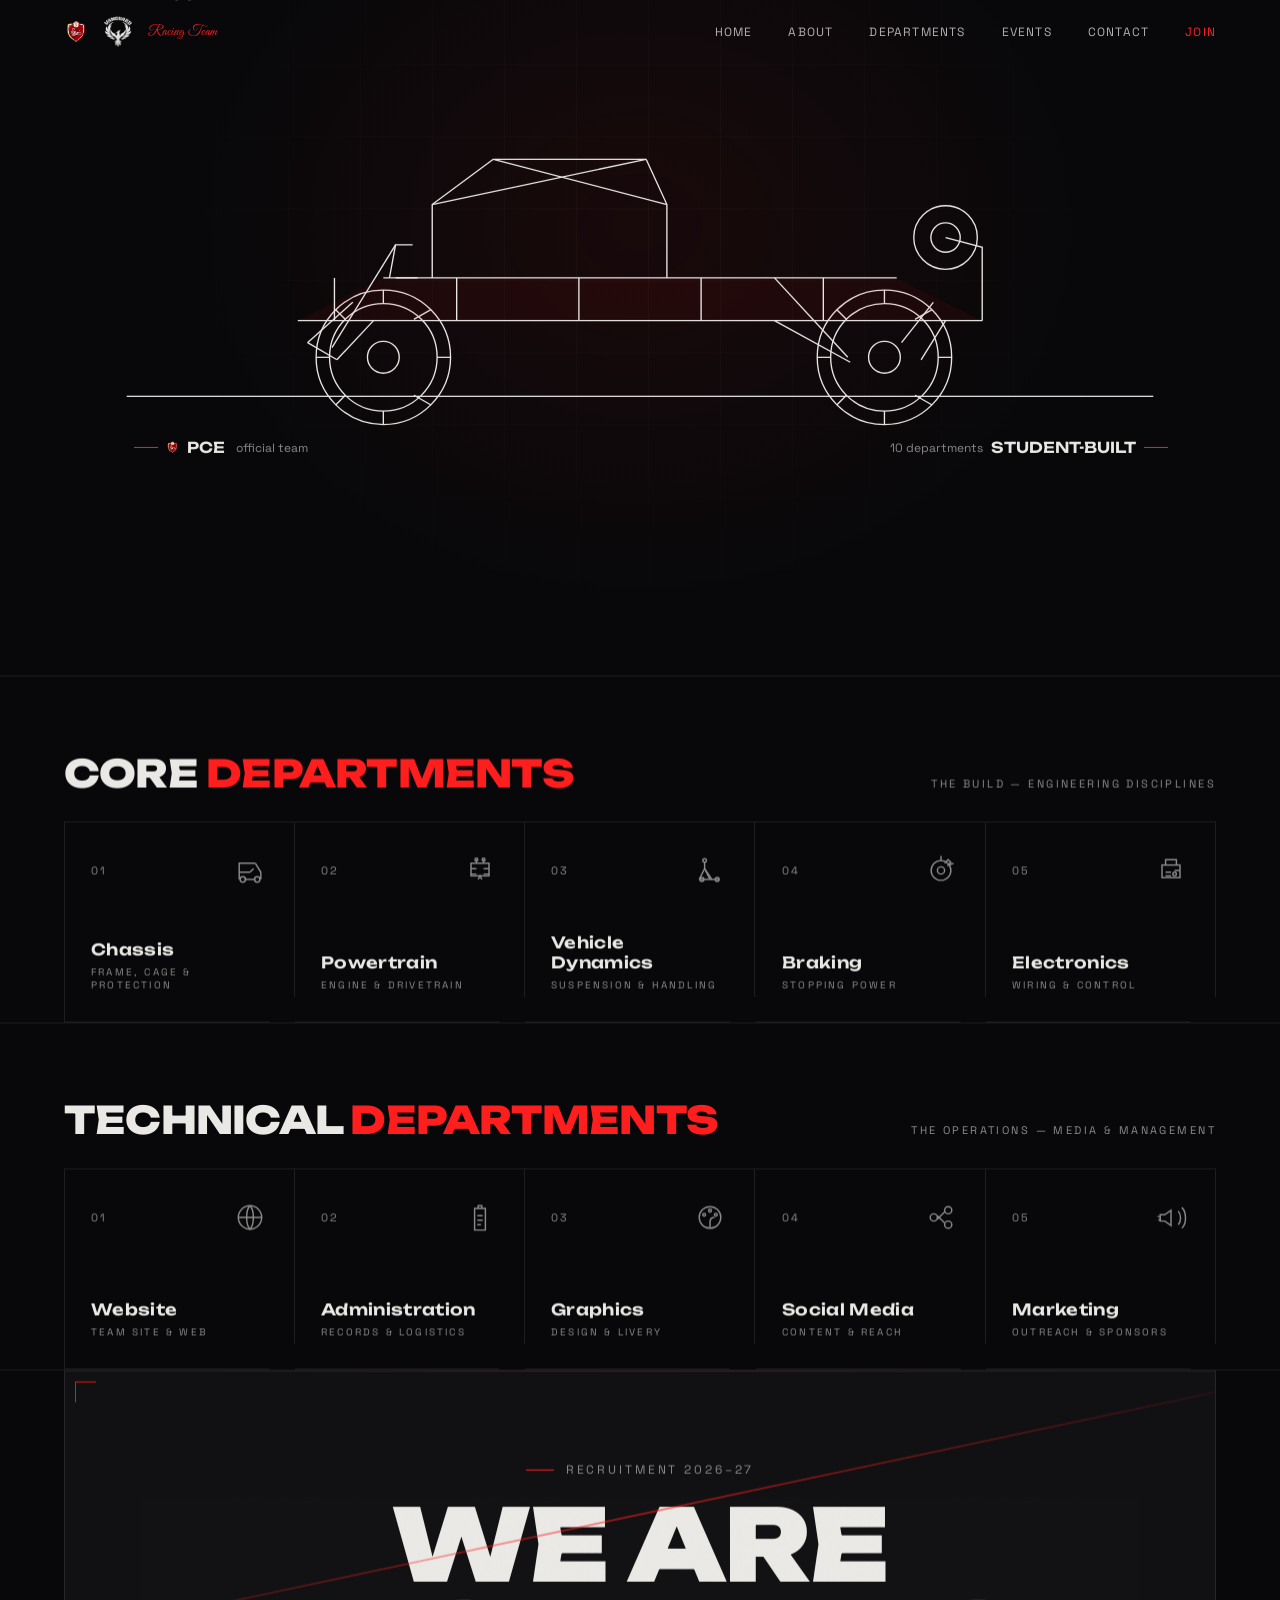
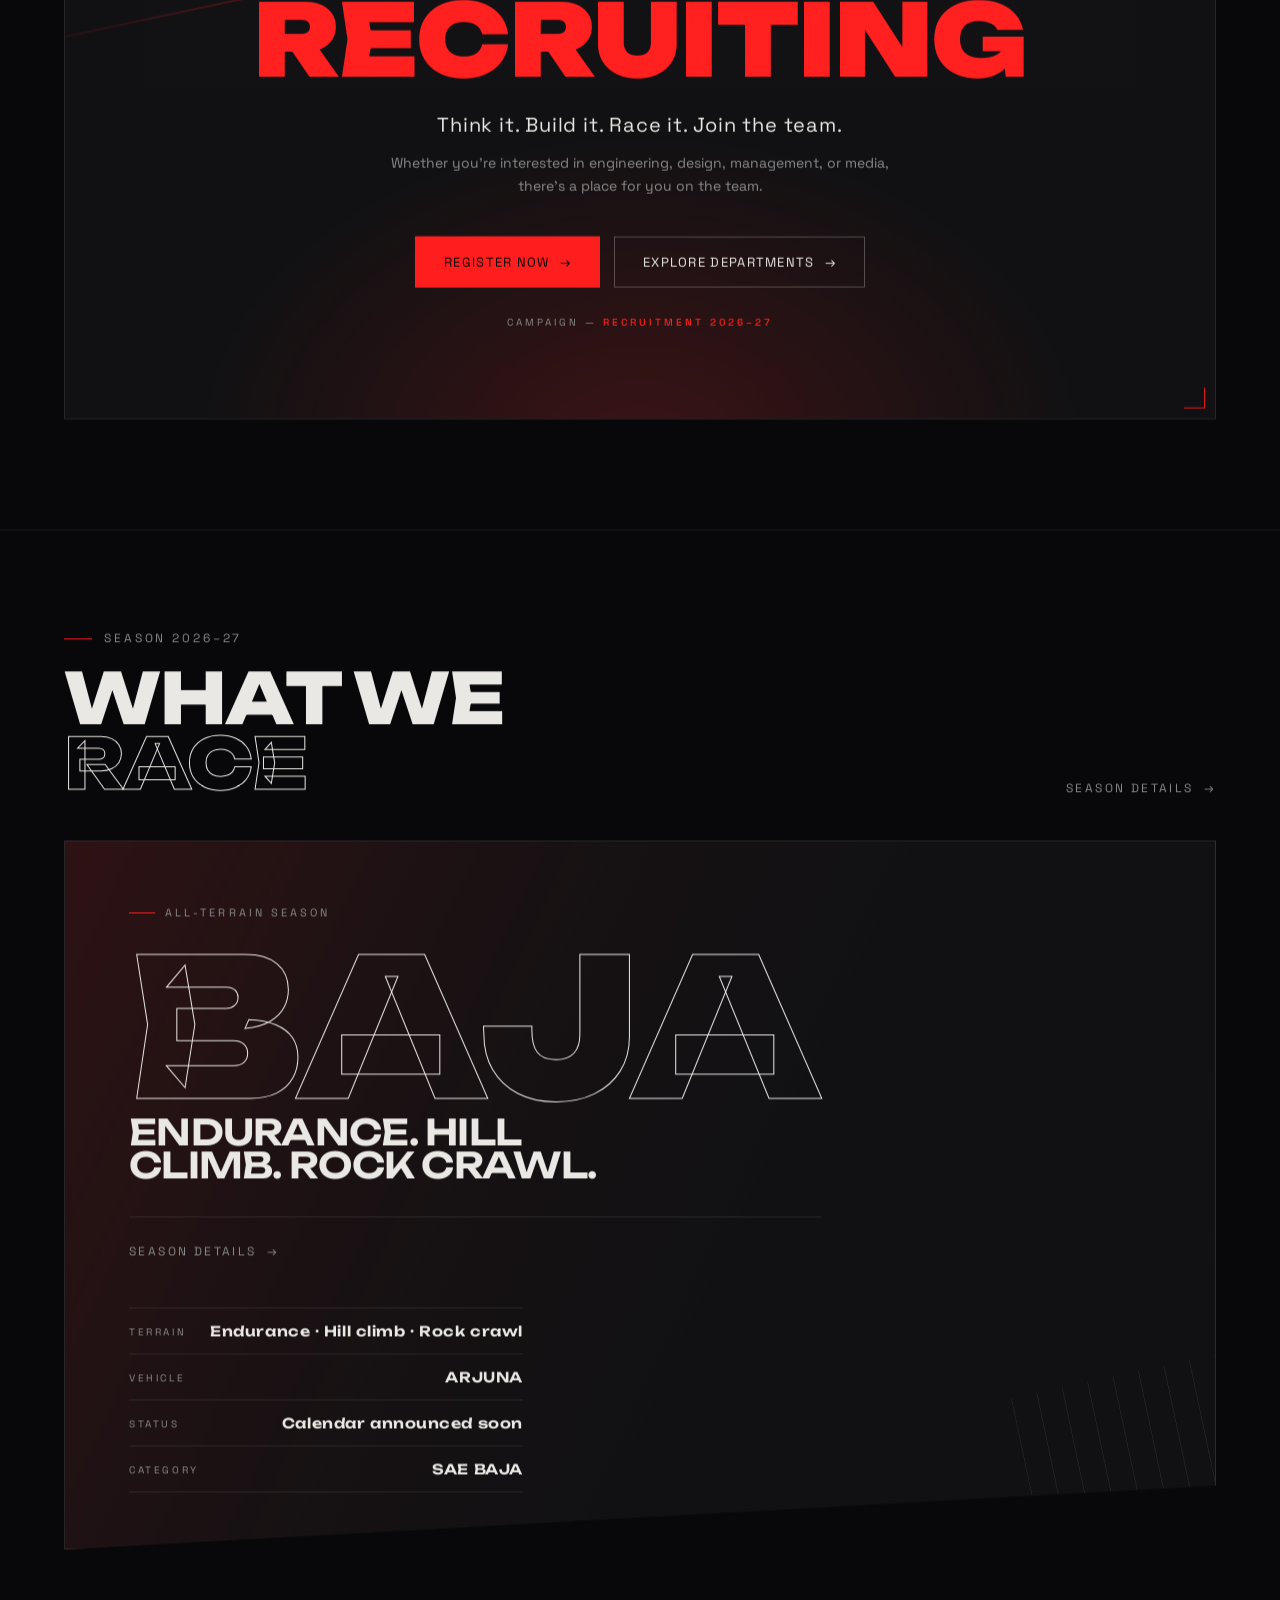
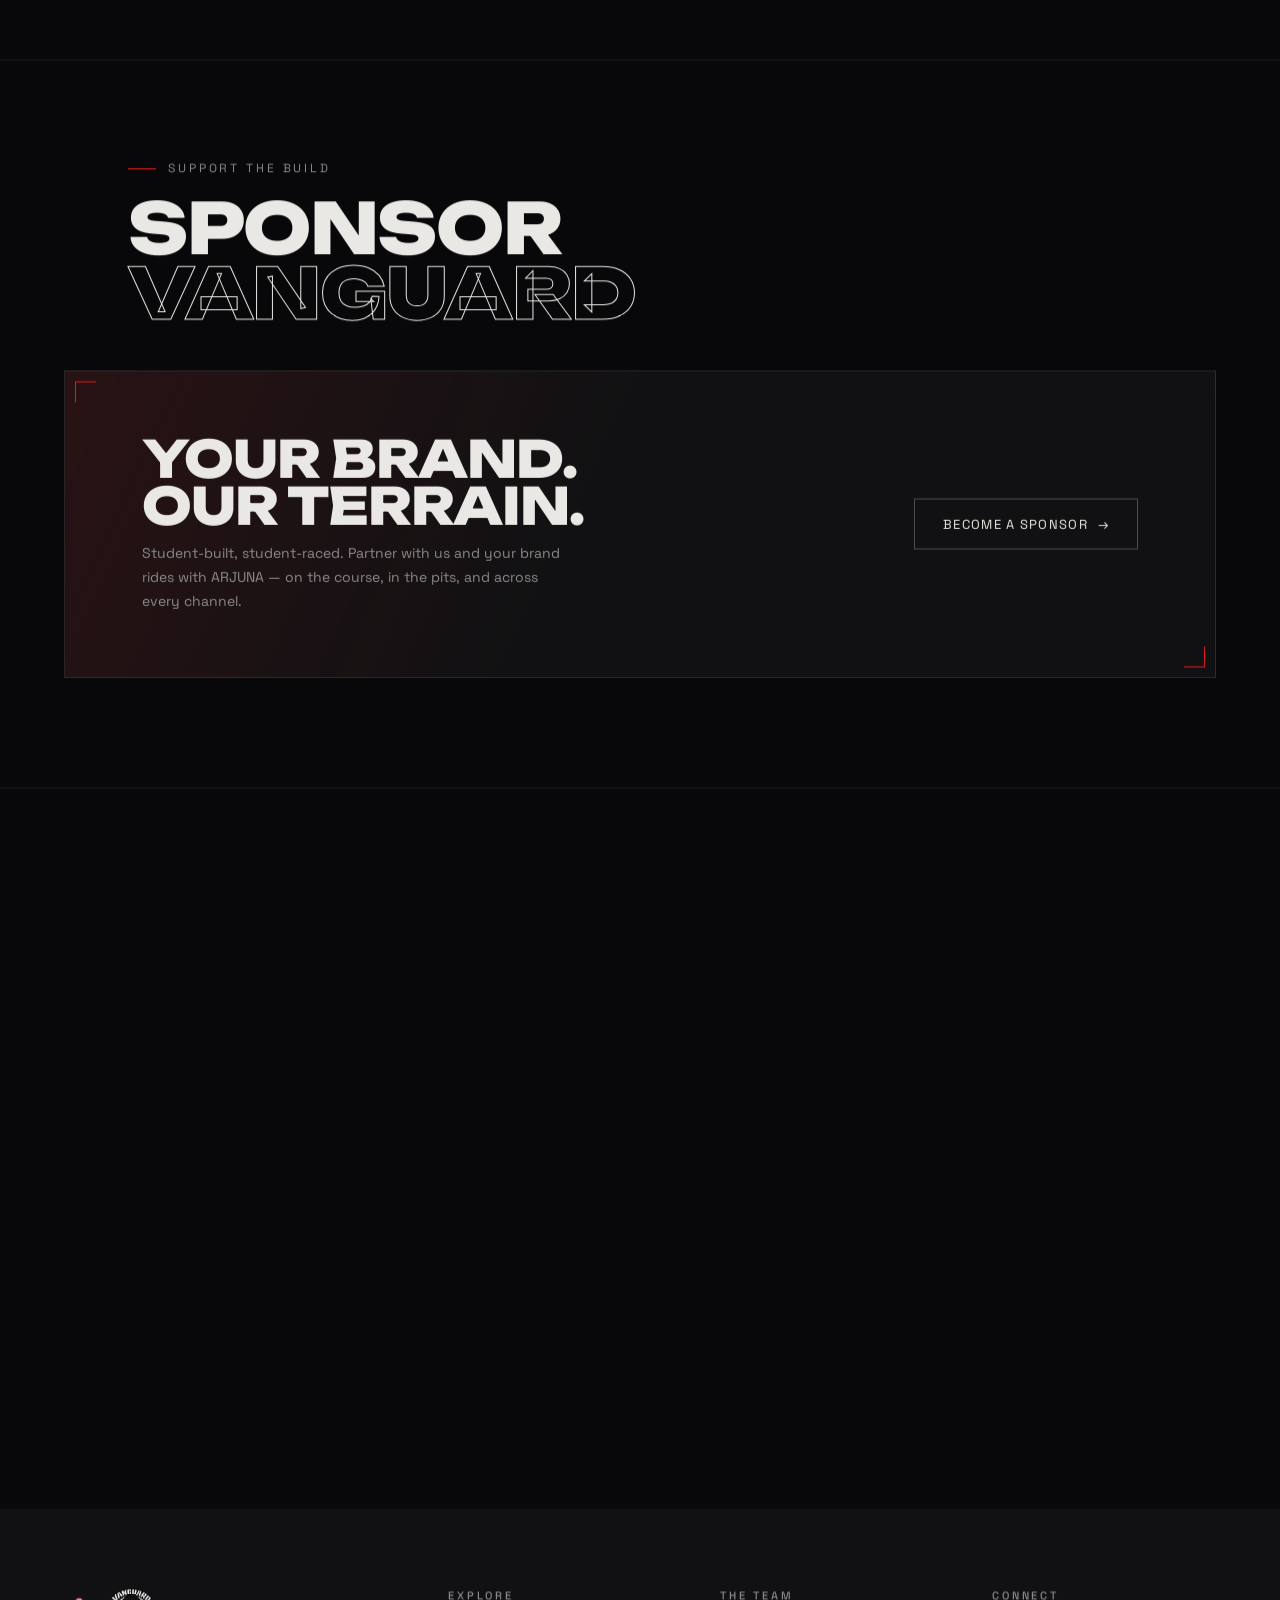
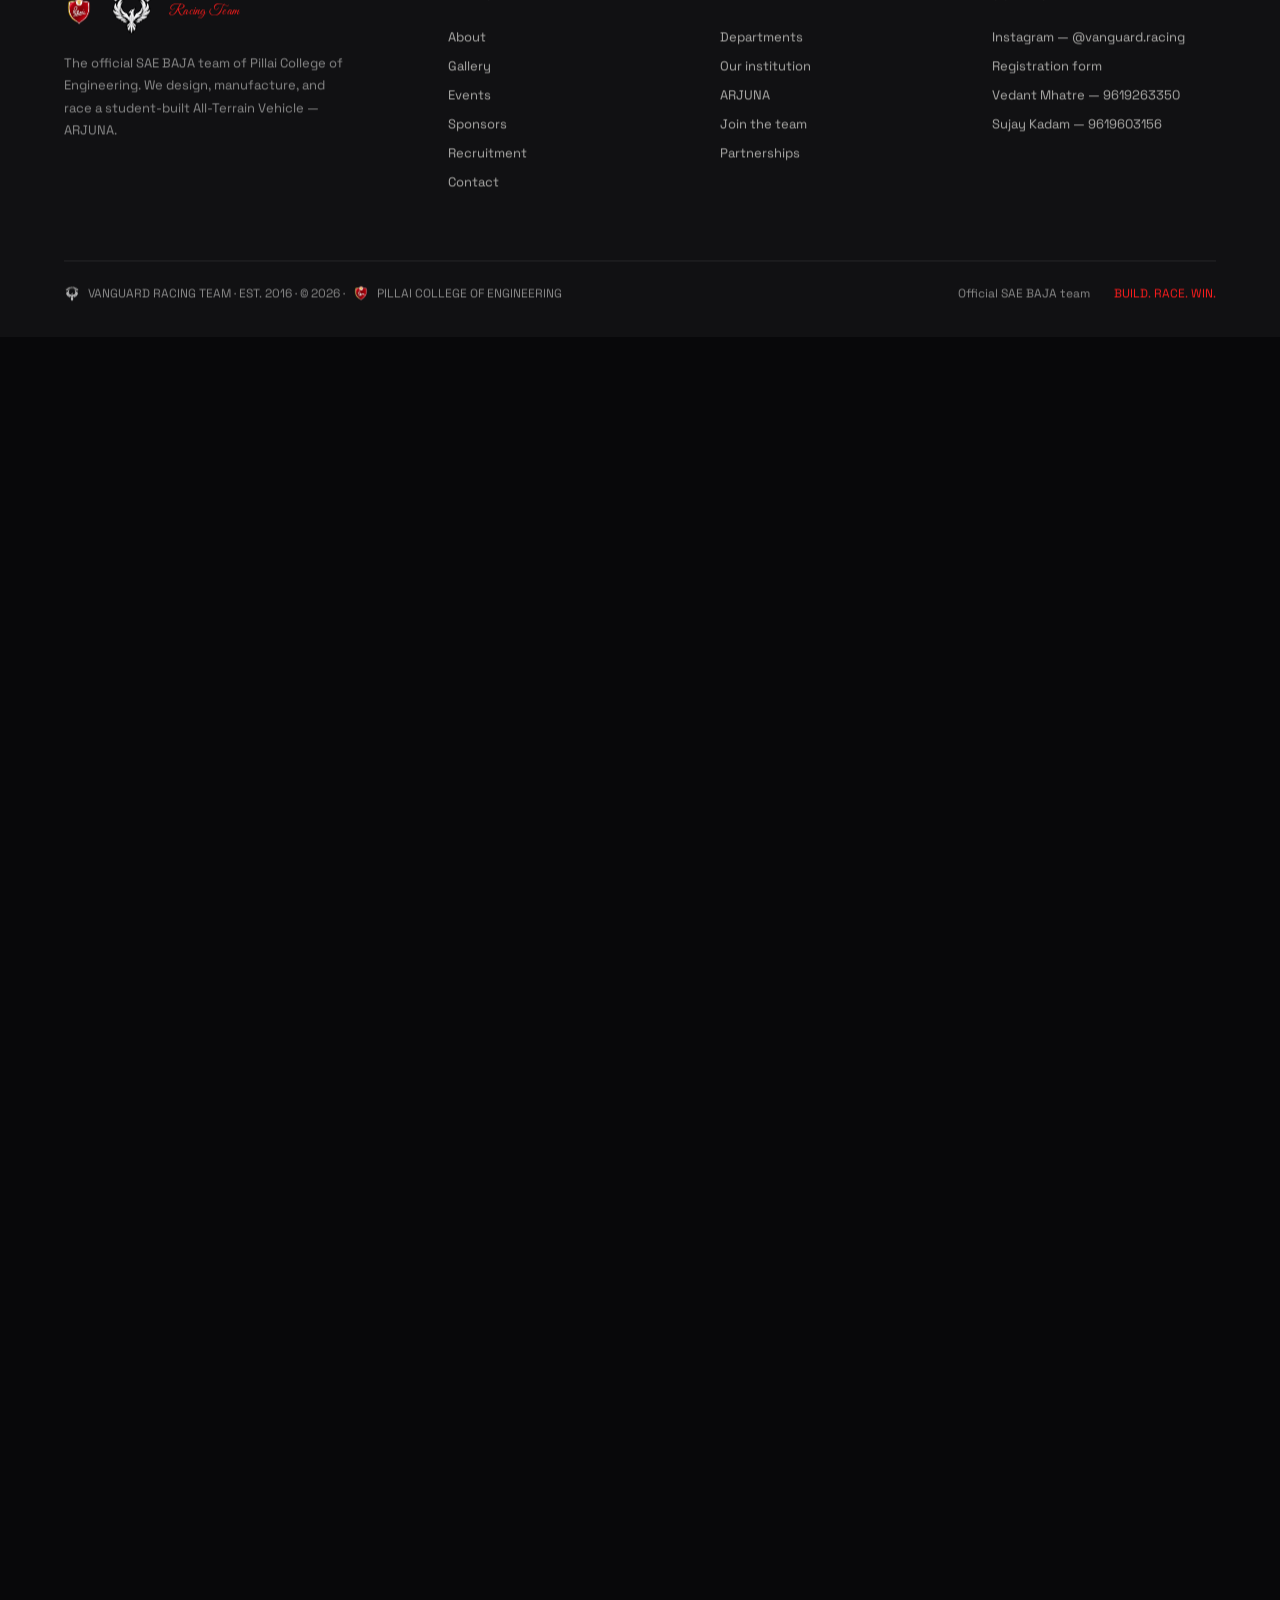
<file: index.html>
<!DOCTYPE html>
<html lang="en">
<head>
<meta charset="UTF-8">
<meta name="viewport" content="width=device-width, initial-scale=1.0">
<meta name="description" content="Vanguard Racing Team — the official SAE BAJA team of Pillai College of Engineering. We design, manufacture, and race a student-built All-Terrain Vehicle. We are recruiting 2026–27.">
<meta name="theme-color" content="#08080a">
<title>Vanguard Racing Team — We Are Recruiting</title>
<link rel="icon" href="views/favicon.png" type="image/png">
<link rel="preconnect" href="https://fonts.googleapis.com">
<link rel="preconnect" href="https://fonts.gstatic.com" crossorigin>
<link href="https://fonts.googleapis.com/css2?family=Unbounded:wght@400;600;800;900&family=Space+Grotesk:wght@400;500;700&family=Great+Vibes&display=swap" rel="stylesheet">
<link rel="stylesheet" href="public/css/style.css">
</head>
<body>

<a class="skip-link" href="#hero">Skip to content</a>

<!-- ============================================================
     1. PRELOADER — full-screen on first visit per session.
        Draws the Vanguard mark, counts to 100, upward wipe.
        (Logic + session gating live in /public/js/main.js)
     ============================================================ -->
<div class="preloader" id="preloader" aria-hidden="true">
  <div class="preloader-logo">
    <img src="views/vrt-logo.png" alt="Vanguard Racing Team logo">
    <div class="preloader-script">Racing Team</div>
  </div>

  <div class="preloader-meta">
    <div class="preloader-pct"><span id="preloaderPct">0</span><b>%</b></div>
    <div class="preloader-bar"><span id="preloaderFill"></span></div>
  </div>
</div>

<!-- ============================================================
     2. CUSTOM CURSOR — dot, lagging ring, contextual "VIEW" label
     ============================================================ -->
<div class="cur-dot" id="curDot" aria-hidden="true"></div>
<div class="cur-ring" id="curRing" aria-hidden="true"></div>
<div class="cur-label" id="curLabel" aria-hidden="true"><span class="txt">View</span></div>

<!-- ============================================================
     3. FIXED HEADER — crest + wordmark left, nav right
     ============================================================ -->
<header class="site-header" id="siteHeader">
  <a class="logo" href="index.html" data-mag>
    <img class="pce-mark" src="views/pce-crest.png" alt="Pillai College of Engineering crest" width="22">
    <img class="vrt-mark" src="views/vrt-logo.png" alt="Vanguard Racing Team logo">
    <span class="logo-text"><em>Racing Team</em></span>
  </a>
  <nav class="main-nav" aria-label="Primary">
    <a href="index.html" data-mag>Home</a>
    <a href="about.html" data-mag>About</a>
    <a href="#departments" data-mag>Departments</a>
    <a href="events.html" data-mag>Events</a>
    <a href="contact.html" data-mag>Contact</a>
    <a href="recruitment.html" data-mag class="nav-cta">Join</a>
  </nav>
  <button class="nav-toggle" id="navToggle" aria-label="Toggle menu" aria-expanded="false">
    <span></span><span></span>
  </button>
</header>

<!-- Full-screen mobile menu -->
<div class="mobile-menu" id="mobileMenu" aria-hidden="true">
  <a href="index.html" data-mag><small>01</small> Home</a>
  <a href="about.html" data-mag><small>02</small> About</a>
  <a href="#departments" data-mag><small>03</small> Departments</a>
  <a href="gallery.html" data-mag><small>04</small> Gallery</a>
  <a href="events.html" data-mag><small>05</small> Events</a>
  <a href="sponsors.html" data-mag><small>06</small> Sponsors</a>
  <a href="contact.html" data-mag><small>07</small> Contact</a>
  <a href="recruitment.html" data-mag><small>08</small> Join us</a>
  <div class="mobile-menu-foot">
    <span><img class="pce-in pce-in--xs" src="views/vrt-logo.png" alt="" aria-hidden="true"> VANGUARD RACING TEAM © 2026</span>
    <span>Recruitment open</span>
  </div>
</div>

<!-- ============================================================
     SCROLL SHELL (progressive enhancement — native if no JS)
     ============================================================ -->
<div class="scroll-wrap" id="scrollWrap">

<main>

  <!-- ============================================================
       4. HERO — "VANGUARD / RACING TEAM (VRT)", red streaks, hard vignette
       ============================================================ -->
  <section class="hero" id="hero">
    <div class="hero-bg" data-parallax="0.35" data-scale="1.12"></div>
    <div class="hero-grid"></div>
    <div class="hero-vignette"></div>
    <div class="hero-streak s1"></div>
    <div class="hero-streak s2"></div>

    <div class="hero-content">
      <div class="hero-eyebrow"><span class="pulse"></span> <img class="pce-in" src="views/vrt-logo.png" alt="" aria-hidden="true"> VRT — EST. 2016 · <img class="pce-in" src="views/pce-crest.png" alt="" aria-hidden="true"> PCE — OFFICIAL SAE BAJA TEAM</div>
      <h1 class="grit">
        <span><em>VANGUARD</em></span>
        <span><em>RACING TEAM</em></span>
      </h1>
      <div class="hero-sub">
        <p>Think it. Build it. Race it. Vanguard Racing Team (VRT) designs, manufactures, and races a student-built All-Terrain Vehicle — and every department is open for 2026–27.</p>
        <a href="https://docs.google.com/forms/d/e/1FAIpQLSeAapR3twOuhaHGbitiPHfYWnWaaEMR0y3-YcU6i_iXXn2q8g/viewform?usp=header" class="btn primary" data-mag data-magnetic target="_blank" rel="noopener">Register now</a>
      </div>
    </div>

    <div class="hero-scroll">Scroll</div>
  </section>

  <!-- ============================================================
       5. SCROLLING TICKER — BUILD. RACE. WIN. loop
       ============================================================ -->
  <div class="ticker" aria-hidden="true">
    <div class="ticker-track" id="tickerTrack"></div>
  </div>

  <!-- ============================================================
       6. STATS HUD — real, non-invented facts only
       ============================================================ -->
  <section class="stats" id="stats">
    <div class="sec-head" data-reveal>
      <div>
        <p class="sec-eyebrow">At a glance</p>
        <h2>The team —<br><span class="out">by the facts</span></h2>
      </div>
      <p>No invented numbers. Just what Vanguard actually is: a student team, an institution, and a season.</p>
    </div>

    <div class="stats-grid" data-reveal-group>
      <div class="stat" data-reveal>
        <span class="tick"></span>
        <span class="idx">01</span>
        <div class="stat-num"><span class="num" data-count="10">0</span></div>
        <div class="rule"></div>
        <p class="lbl">Departments —<br>core + technical</p>
      </div>
      <div class="stat" data-reveal>
        <span class="tick"></span>
        <span class="idx">02</span>
        <div class="stat-num stat-num--text">SAE BAJA</div>
        <div class="rule"></div>
        <p class="lbl">Category —<br>all-terrain vehicle</p>
      </div>
      <div class="stat" data-reveal>
        <span class="tick"></span>
        <span class="idx">03</span>
        <div class="stat-num stat-num--text stat-num--crest"><img src="views/pce-crest.png" alt="" aria-hidden="true"><span>PCE</span></div>
        <div class="rule"></div>
        <p class="lbl">Institution —<br>Pillai College of Engineering</p>
      </div>
      <div class="stat" data-reveal>
        <span class="tick"></span>
        <span class="idx">04</span>
        <div class="stat-num stat-num--text">2026–27</div>
        <div class="rule"></div>
        <p class="lbl">Season —<br>recruitment now open</p>
      </div>
    </div>
  </section>

  <!-- ============================================================
       7. ARJUNA STAGE — the buggy line-draw (signature moment)
       ============================================================ -->
  <section class="stage" id="stage" data-draw>
    <div class="stage-grid"></div>
    <div class="car-wrap" data-parallax="0.06">
      <!-- Line drawing of the off-road buggy. REPLACE with real
           ARJUNA photography when uploaded to /public/images/. -->
      <svg viewBox="0 0 900 420" xmlns="http://www.w3.org/2000/svg" aria-label="ARJUNA — Vanguard all-terrain vehicle silhouette">
        <!-- ground -->
        <path class="car-line" d="M30,362 L870,362"/>
        <!-- rear wheel -->
        <circle class="car-line" cx="650" cy="330" r="55"/>
        <circle class="car-line" cx="650" cy="330" r="44"/>
        <circle class="car-line" cx="650" cy="330" r="13"/>
        <path class="car-line" d="M705,330 L694,330 M689,369 L675,361 M650,385 L650,374 M611,369 L619,361 M595,330 L606,330 M611,291 L619,299 M650,275 L650,286 M689,291 L675,299"/>
        <!-- front wheel -->
        <circle class="car-line" cx="240" cy="330" r="55"/>
        <circle class="car-line" cx="240" cy="330" r="44"/>
        <circle class="car-line" cx="240" cy="330" r="13"/>
        <path class="car-line" d="M295,330 L284,330 M279,369 L265,361 M240,385 L240,374 M201,369 L209,361 M185,330 L196,330 M201,291 L209,299 M240,275 L240,286 M279,291 L265,299"/>
        <!-- chassis tub (fill) -->
        <path class="car-fill" d="M170,300 L240,265 L660,265 L730,300 Z"/>
        <!-- chassis rails + struts -->
        <path class="car-line" d="M170,300 L730,300"/>
        <path class="car-line" d="M240,265 L660,265"/>
        <path class="car-line" d="M200,300 L200,265 M300,265 L300,300 M400,265 L400,300 M500,265 L500,300 M600,265 L600,300"/>
        <!-- roll cage -->
        <path class="car-line" d="M280,265 L280,205 L330,168"/>
        <path class="car-line" d="M330,168 L455,168"/>
        <path class="car-line" d="M455,168 L472,205 L472,265"/>
        <path class="car-line" d="M280,205 L455,168"/>
        <path class="car-line" d="M330,168 L472,205"/>
        <!-- light bar -->
        <path class="car-line" d="M268,265 L250,265"/>
        <!-- spare tire on rear rack -->
        <circle class="car-line" cx="700" cy="232" r="26"/>
        <circle class="car-line" cx="700" cy="232" r="12"/>
        <path class="car-line" d="M730,300 L730,240 L700,232"/>
        <!-- front suspension -->
        <path class="car-line" d="M215,285 L178,318"/>
        <path class="car-line" d="M232,300 L202,332"/>
        <path class="car-line" d="M178,318 L202,332"/>
        <path class="car-line" d="M245,265 L250,238 L264,238"/>
        <path class="car-line" d="M250,238 L198,322"/>
        <!-- rear suspension -->
        <path class="car-line" d="M560,300 L622,334"/>
        <path class="car-line" d="M560,265 L620,330"/>
        <path class="car-line" d="M700,300 L680,332"/>
        <path class="car-line" d="M690,285 L664,318"/>
      </svg>
      <div class="stat-tag" style="top:6%; left:2%;"><span class="dash"></span> <b>ARJUNA</b>&nbsp;current build</div>
      <div class="stat-tag" style="top:2%; right:2%; text-align:right; flex-direction:row-reverse;"><span class="dash"></span> <b>SAE BAJA</b>&nbsp;all-terrain</div>
      <div class="stat-tag" style="bottom:2%; left:4%;"><span class="dash"></span> <img class="pce-in pce-in--xs" src="views/pce-crest.png" alt="" aria-hidden="true"> <b>PCE</b>&nbsp;official team</div>
      <div class="stat-tag" style="bottom:2%; right:2%; text-align:right; flex-direction:row-reverse;"><span class="dash"></span> <b>STUDENT-BUILT</b>&nbsp;10 departments</div>
    </div>
  </section>

  <!-- ============================================================
       8. DEPARTMENTS — two clearly labeled groups
       ============================================================ -->
  <section id="departments">

    <!-- Core departments — the build -->
    <div class="dep-group" data-reveal-group>
      <div class="dep-head" data-reveal>
        <h3>CORE <em>DEPARTMENTS</em></h3>
        <span class="dep-sub">The build — engineering disciplines</span>
      </div>
      <div class="dep-grid">
        <div class="dep" data-reveal>
          <div class="dep-top">
            <span class="num">01</span>
            <span class="ic"><svg viewBox="0 0 40 40" fill="none" stroke="currentColor" stroke-width="1.6"><path d="M8,30 L8,12 L26,12 M8,22 L20,22"/><path d="M26,12 L32,22 L32,30"/><path d="M14,30 L26,30"/><circle cx="12" cy="30" r="3"/><circle cx="28" cy="30" r="3"/><path d="M20,22 L24,18"/></svg></span>
          </div>
          <div>
            <h4>Chassis</h4>
            <p class="k">Frame, cage &amp; protection</p>
          </div>
        </div>
        <div class="dep" data-reveal>
          <div class="dep-top">
            <span class="num">02</span>
            <span class="ic"><svg viewBox="0 0 40 40" fill="none" stroke="currentColor" stroke-width="1.6"><rect x="10" y="12" width="20" height="14"/><path d="M10,18 L16,18 M24,18 L30,18 M10,24 L16,24 M24,24 L30,24"/><path d="M16,12 L16,8 M24,12 L24,8"/><circle cx="16" cy="8" r="1.6"/><circle cx="24" cy="8" r="1.6"/><path d="M18,30 L20,26 L22,30"/></svg></span>
          </div>
          <div>
            <h4>Powertrain</h4>
            <p class="k">Engine &amp; drivetrain</p>
          </div>
        </div>
        <div class="dep" data-reveal>
          <div class="dep-top">
            <span class="num">03</span>
            <span class="ic"><svg viewBox="0 0 40 40" fill="none" stroke="currentColor" stroke-width="1.6"><path d="M8,30 L14,18 L22,30"/><path d="M14,18 L14,10"/><circle cx="14" cy="9" r="2"/><path d="M14,18 L20,30"/><path d="M8,30 L30,30"/><circle cx="11" cy="30" r="2.2"/><circle cx="28" cy="30" r="2.2"/></svg></span>
          </div>
          <div>
            <h4>Vehicle Dynamics</h4>
            <p class="k">Suspension &amp; handling</p>
          </div>
        </div>
        <div class="dep" data-reveal>
          <div class="dep-top">
            <span class="num">04</span>
            <span class="ic"><svg viewBox="0 0 40 40" fill="none" stroke="currentColor" stroke-width="1.6"><circle cx="20" cy="20" r="11"/><circle cx="20" cy="20" r="4"/><path d="M24,12 L28,8 L31,11 L27,15"/><path d="M20,9 L20,4 M29,14 L34,12"/></svg></span>
          </div>
          <div>
            <h4>Braking</h4>
            <p class="k">Stopping power</p>
          </div>
        </div>
        <div class="dep" data-reveal>
          <div class="dep-top">
            <span class="num">05</span>
            <span class="ic"><svg viewBox="0 0 40 40" fill="none" stroke="currentColor" stroke-width="1.6"><rect x="10" y="14" width="20" height="14"/><path d="M14,14 L14,8 L26,8 L26,14"/><path d="M14,22 L20,22 M14,26 L20,26 M24,20 L30,20"/><circle cx="24" cy="24" r="2"/></svg></span>
          </div>
          <div>
            <h4>Electronics</h4>
            <p class="k">Wiring &amp; control</p>
          </div>
        </div>
      </div>
    </div>

    <!-- Technical departments — the operations -->
    <div class="dep-group" data-reveal-group>
      <div class="dep-head" data-reveal>
        <h3>TECHNICAL <em>DEPARTMENTS</em></h3>
        <span class="dep-sub">The operations — media &amp; management</span>
      </div>
      <div class="dep-grid">
        <div class="dep" data-reveal>
          <div class="dep-top">
            <span class="num">01</span>
            <span class="ic"><svg viewBox="0 0 40 40" fill="none" stroke="currentColor" stroke-width="1.6"><circle cx="20" cy="20" r="13"/><path d="M7,20 L33,20 M20,7 C15,12 15,28 20,33 C25,28 25,12 20,7"/></svg></span>
          </div>
          <div>
            <h4>Website</h4>
            <p class="k">Team site &amp; web</p>
          </div>
        </div>
        <div class="dep" data-reveal>
          <div class="dep-top">
            <span class="num">02</span>
            <span class="ic"><svg viewBox="0 0 40 40" fill="none" stroke="currentColor" stroke-width="1.6"><path d="M14,10 L26,10 L26,34 L14,34 Z"/><path d="M18,10 L18,7 L22,7 L22,10"/><path d="M17,18 L23,18 M17,23 L23,23 M17,28 L21,28"/></svg></span>
          </div>
          <div>
            <h4>Administration</h4>
            <p class="k">Records &amp; logistics</p>
          </div>
        </div>
        <div class="dep" data-reveal>
          <div class="dep-top">
            <span class="num">03</span>
            <span class="ic"><svg viewBox="0 0 40 40" fill="none" stroke="currentColor" stroke-width="1.6"><circle cx="20" cy="20" r="12"/><path d="M20,32 L20,25 C20,22 22,20 25,20"/><circle cx="13.5" cy="17" r="1.6"/><circle cx="20" cy="12.5" r="1.6"/><circle cx="26.5" cy="17" r="1.6"/></svg></span>
          </div>
          <div>
            <h4>Graphics</h4>
            <p class="k">Design &amp; livery</p>
          </div>
        </div>
        <div class="dep" data-reveal>
          <div class="dep-top">
            <span class="num">04</span>
            <span class="ic"><svg viewBox="0 0 40 40" fill="none" stroke="currentColor" stroke-width="1.6"><circle cx="12" cy="20" r="4"/><circle cx="28" cy="12" r="4"/><circle cx="28" cy="28" r="4"/><path d="M16,22 L24,14 M16,18 L24,26"/></svg></span>
          </div>
          <div>
            <h4>Social Media</h4>
            <p class="k">Content &amp; reach</p>
          </div>
        </div>
        <div class="dep" data-reveal>
          <div class="dep-top">
            <span class="num">05</span>
            <span class="ic"><svg viewBox="0 0 40 40" fill="none" stroke="currentColor" stroke-width="1.6"><path d="M8,17 L8,24 L13,24 L20,29 L20,12 L13,17 Z"/><path d="M8,19 L5,19 M9,22 L6,23"/><path d="M28,13 C31.5,16.5 31.5,24.5 28,28"/><path d="M32,9 C37.5,14 37.5,27 32,32"/></svg></span>
          </div>
          <div>
            <h4>Marketing</h4>
            <p class="k">Outreach &amp; sponsors</p>
          </div>
        </div>
      </div>
    </div>
  </section>

  <!-- ============================================================
       9. RECRUITMENT — the current campaign
       ============================================================ -->
  <section class="recruit" id="recruit">
    <div class="recruit-inner corners" data-reveal>
      <div class="hero-streak s3"></div>
      <p class="sec-eyebrow" style="justify-content:center;">Recruitment 2026–27</p>
      <h2 class="grit">WE ARE<br><em>RECRUITING</em></h2>
      <p class="recruit-sub">Think it. Build it. Race it. Join the team.</p>
      <p class="recruit-body">Whether you're interested in engineering, design, management, or media, there's a place for you on the team.</p>
      <div class="recruit-cta">
        <a href="https://docs.google.com/forms/d/e/1FAIpQLSeAapR3twOuhaHGbitiPHfYWnWaaEMR0y3-YcU6i_iXXn2q8g/viewform?usp=header" class="btn primary" data-mag data-magnetic target="_blank" rel="noopener">Register now</a>
        <a href="#departments" class="btn" data-mag>Explore departments</a>
      </div>
      <span class="recruit-camp">Campaign — <b>Recruitment 2026–27</b></span>
    </div>
  </section>

  <!-- ============================================================
       10. SEASON / EVENTS PREVIEW — off-road disciplines
       ============================================================ -->
  <section class="event" id="events">
    <div class="sec-head" data-reveal>
      <div>
        <p class="sec-eyebrow">Season 2026–27</p>
        <h2>What we<br><span class="out">race</span></h2>
      </div>
      <a class="arrow-link" href="events.html">Season details</a>
    </div>

    <a class="event-card" href="events.html" data-view data-mag>
      <div>
        <span class="event-tag">All-terrain season</span>
        <div class="event-num">BAJA</div>
        <h3>Endurance. Hill climb. Rock crawl.</h3>
        <div class="event-cta">
          <span class="arrow-link">Season details</span>
        </div>
      </div>
      <dl class="event-meta">
        <div><dt>Terrain</dt><dd>Endurance · Hill climb · Rock crawl</dd></div>
        <div><dt>Vehicle</dt><dd>ARJUNA</dd></div>
        <div><dt>Status</dt><dd>Calendar announced soon</dd></div>
        <div><dt>Category</dt><dd>SAE BAJA</dd></div>
      </dl>
    </a>
  </section>

  <!-- ============================================================
       11. SPONSOR STRIP — support the build
       ============================================================ -->
  <section class="sponsor-strip" id="sponsor">
    <div class="sec-head" data-reveal>
      <div>
        <p class="sec-eyebrow">Support the build</p>
        <h2>Sponsor<br><span class="out">Vanguard</span></h2>
      </div>
    </div>

    <div class="sponsor-frame corners" data-reveal>
      <div>
        <h3>Your brand.<br>Our terrain.</h3>
        <p>Student-built, student-raced. Partner with us and your brand rides with ARJUNA — on the course, in the pits, and across every channel.</p>
      </div>
      <a href="sponsors.html" class="btn" data-mag data-magnetic>Become a sponsor</a>
    </div>
  </section>

  <!-- ============================================================
       12. CLOSING CTA — become a Vanguard
       ============================================================ -->
  <section class="cta" id="cta" data-reveal>
    <h2 class="grit">BECOME A <span class="out">VANGUARD</span></h2>
    <p>Build the future. Race with passion. Registration for Recruitment 2026–27 is open across all 10 departments.</p>
    <a href="https://docs.google.com/forms/d/e/1FAIpQLSeAapR3twOuhaHGbitiPHfYWnWaaEMR0y3-YcU6i_iXXn2q8g/viewform?usp=header" class="btn primary" data-mag data-magnetic target="_blank" rel="noopener">Register now</a>

    <div class="contact-strip">
      <a href="tel:+919619263350" data-mag>
        <span class="glyph">✆</span>
        <span><span class="lbl">Vedant Mhatre</span><span class="val">+91 96192 63350</span></span>
      </a>
      <a href="tel:+919619603156" data-mag>
        <span class="glyph">✆</span>
        <span><span class="lbl">Sujay Kadam</span><span class="val">+91 96196 03156</span></span>
      </a>
      <a href="https://www.instagram.com/vanguard.racing/" data-mag target="_blank" rel="noopener">
        <span class="glyph">@</span>
        <span><span class="lbl">Instagram</span><span class="val">@vanguard.racing</span></span>
      </a>
    </div>
  </section>

</main>

<!-- ============================================================
     FOOTER
     ============================================================ -->
<footer class="site-footer">
  <div class="footer-brand">
    <a class="logo" href="index.html">
      <img class="pce-mark" src="views/pce-crest.png" alt="Pillai College of Engineering crest" width="22">
      <img class="vrt-mark" src="views/vrt-logo.png" alt="Vanguard Racing Team logo">
      <span class="logo-text"><em>Racing Team</em></span>
    </a>
    <p class="footer-blurb">The official SAE BAJA team of Pillai College of Engineering. We design, manufacture, and race a student-built All-Terrain Vehicle — ARJUNA.</p>
  </div>

  <div class="footer-col">
    <h4>Explore</h4>
    <a href="about.html">About</a>
    <a href="gallery.html">Gallery</a>
    <a href="events.html">Events</a>
    <a href="sponsors.html">Sponsors</a>
    <a href="recruitment.html">Recruitment</a>
    <a href="contact.html">Contact</a>
  </div>

  <div class="footer-col">
    <h4>The team</h4>
    <a href="index.html#departments">Departments</a>
    <a href="about.html">Our institution</a>
    <a href="gallery.html">ARJUNA</a>
    <a href="recruitment.html">Join the team</a>
    <a href="sponsors.html">Partnerships</a>
  </div>

  <div class="footer-col">
    <h4>Connect</h4>
    <a href="https://www.instagram.com/vanguard.racing/" target="_blank" rel="noopener">Instagram — @vanguard.racing</a>
    <a href="https://docs.google.com/forms/d/e/1FAIpQLSeAapR3twOuhaHGbitiPHfYWnWaaEMR0y3-YcU6i_iXXn2q8g/viewform?usp=header" target="_blank" rel="noopener">Registration form</a>
    <a href="tel:+919619263350">Vedant Mhatre — 9619263350</a>
    <a href="tel:+919619603156">Sujay Kadam — 9619603156</a>
  </div>

  <div class="footer-bottom">
    <span class="fb-inline"><img class="pce-in" src="views/vrt-logo.png" alt="" aria-hidden="true">VANGUARD RACING TEAM · EST. 2016 · © 2026 · <img class="pce-in" src="views/pce-crest.png" alt="" aria-hidden="true">PILLAI COLLEGE OF ENGINEERING</span>
    <span class="legal">
      <span>Official SAE BAJA team</span>
      <span style="color:var(--accent);">BUILD. RACE. WIN.</span>
    </span>
  </div>
</footer>

</div><!-- /scroll-wrap -->

<!-- Native scroll spacer — active only while smooth scroll is running -->
<div class="scroll-spacer" id="scrollSpacer" aria-hidden="true"></div>

<script src="public/js/main.js"></script>
</body>
</html>
</file>
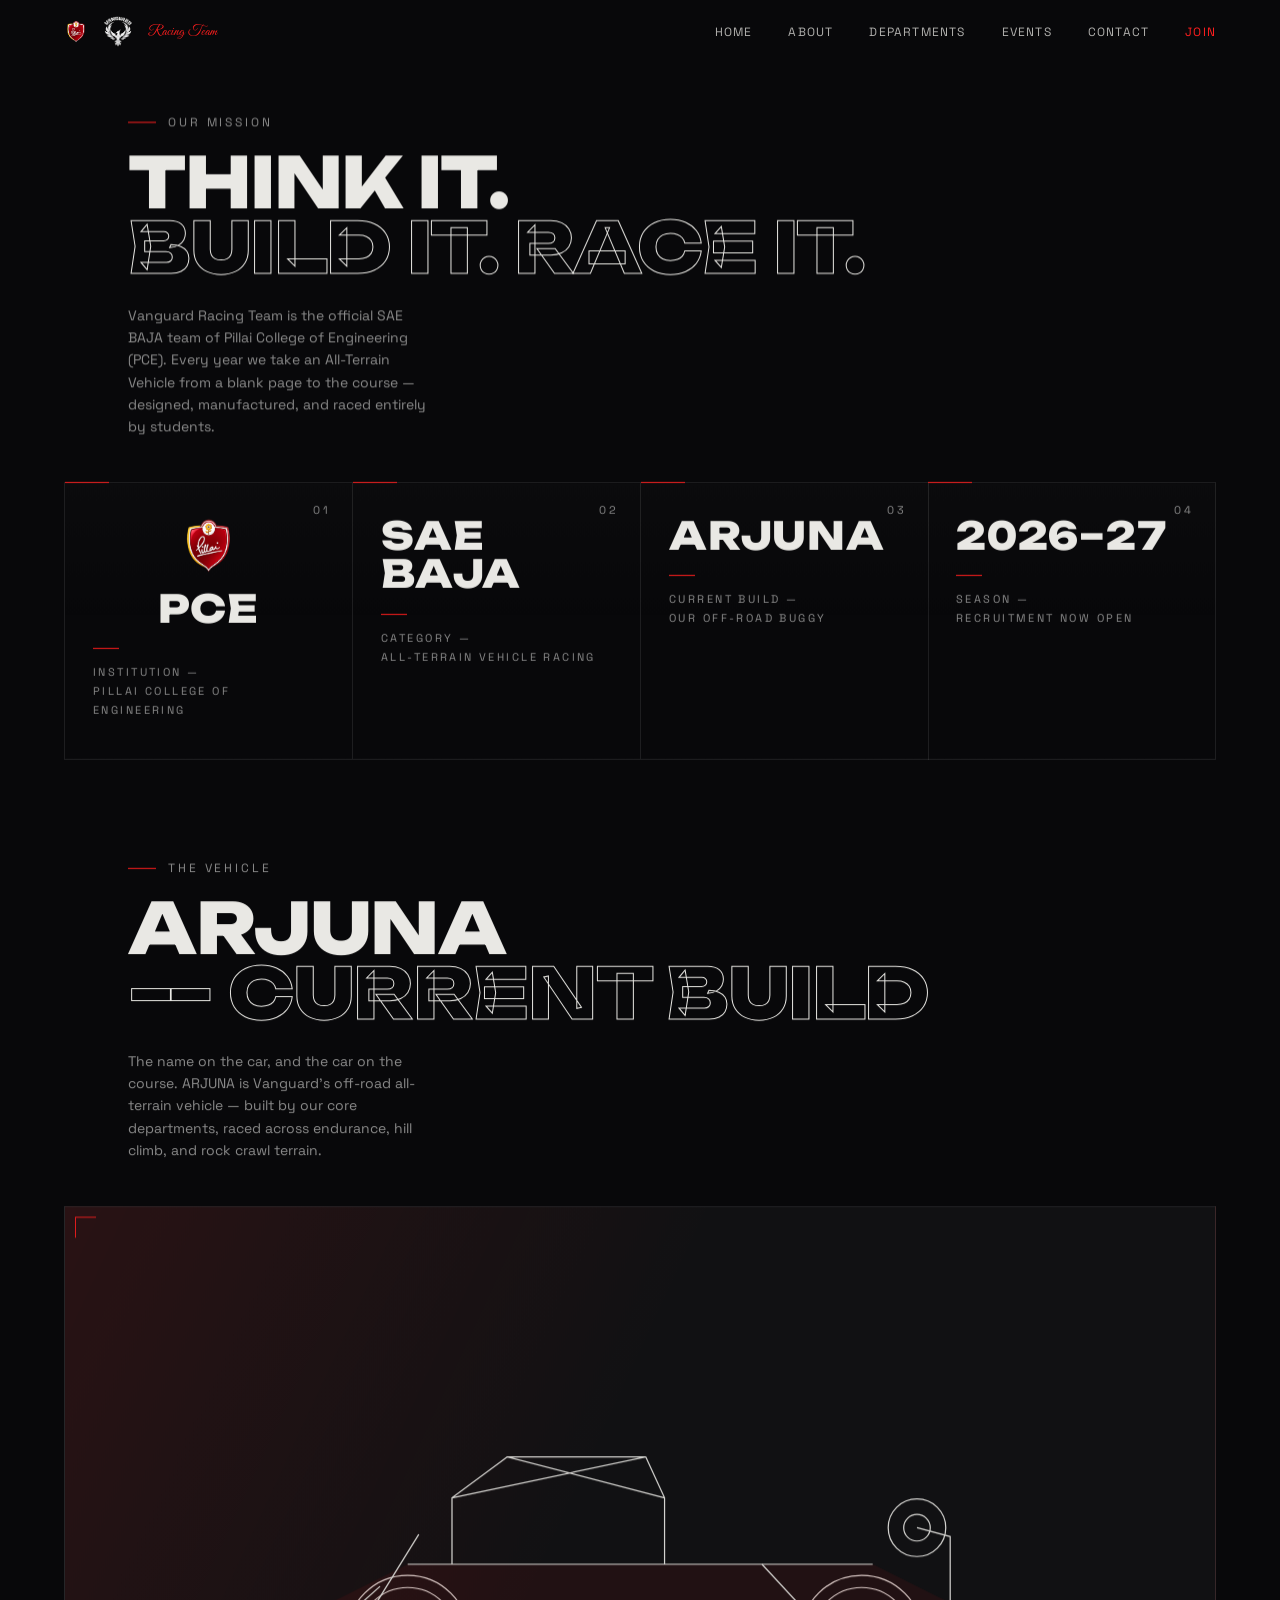
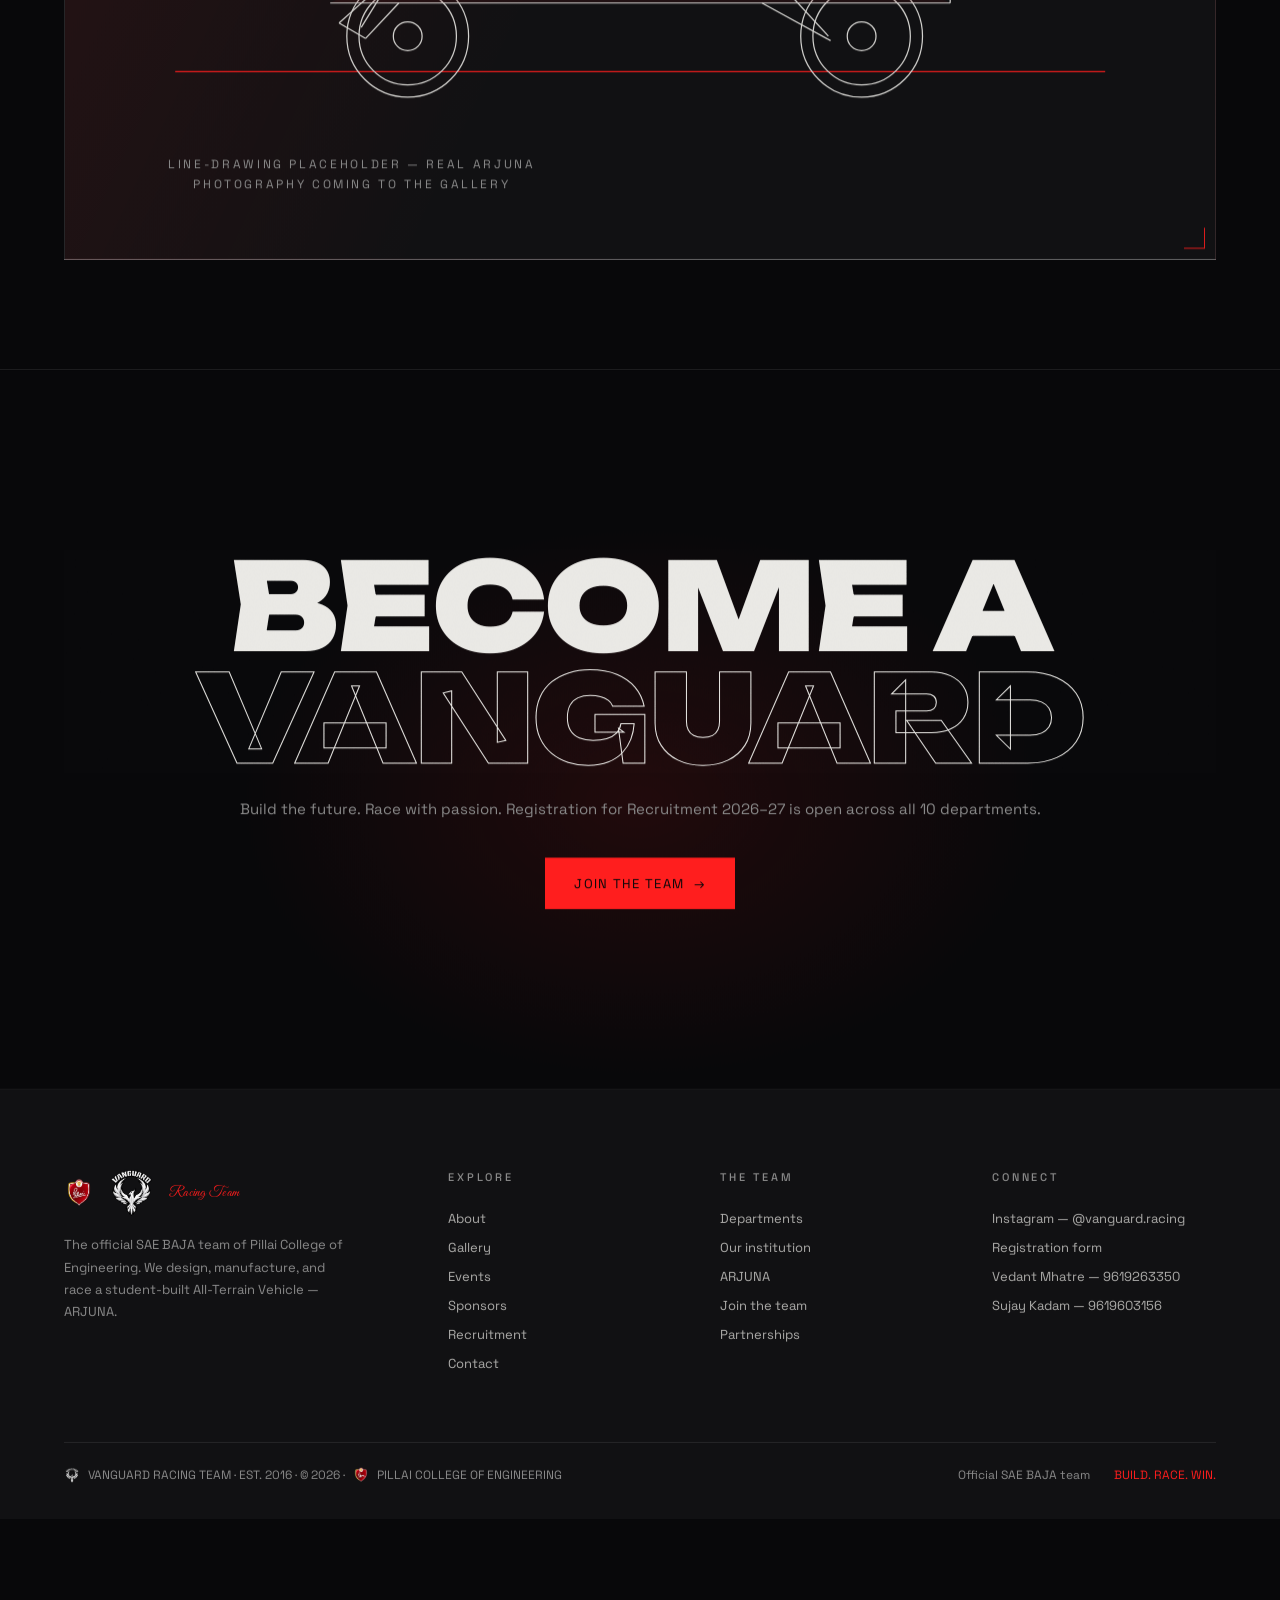
<file: about.html>
<!DOCTYPE html>
<html lang="en">
<head>
<meta charset="UTF-8">
<meta name="viewport" content="width=device-width, initial-scale=1.0">
<meta name="description" content="About Vanguard Racing Team — the official SAE BAJA team of Pillai College of Engineering. Think it. Build it. Race it.">
<meta name="theme-color" content="#08080a">
<title>About — Vanguard Racing Team</title>
<link rel="icon" href="views/favicon.png" type="image/png">
<link rel="preconnect" href="https://fonts.googleapis.com">
<link rel="preconnect" href="https://fonts.gstatic.com" crossorigin>
<link href="https://fonts.googleapis.com/css2?family=Unbounded:wght@400;600;800;900&family=Space+Grotesk:wght@400;500;700&family=Great+Vibes&display=swap" rel="stylesheet">
<link rel="stylesheet" href="public/css/style.css">
</head>
<body>

<!-- PRELOADER + CURSOR (shared system) -->
<div class="preloader" id="preloader" aria-hidden="true">
  <div class="preloader-logo">
    <img src="views/vrt-logo.png" alt="Vanguard Racing Team logo">
    <div class="preloader-script">Racing Team</div>
  </div>
  <div class="preloader-meta">
    <div class="preloader-pct"><span id="preloaderPct">0</span><b>%</b></div>
    <div class="preloader-bar"><span id="preloaderFill"></span></div>
  </div>
</div>

<div class="cur-dot" id="curDot" aria-hidden="true"></div>
<div class="cur-ring" id="curRing" aria-hidden="true"></div>
<div class="cur-label" id="curLabel" aria-hidden="true"><span class="txt">View</span></div>

<!-- HEADER -->
<header class="site-header">
  <a class="logo" href="index.html" data-mag>
    <img class="pce-mark" src="views/pce-crest.png" alt="Pillai College of Engineering crest" width="22">
    <img class="vrt-mark" src="views/vrt-logo.png" alt="Vanguard Racing Team logo">
    <span class="logo-text"><em>Racing Team</em></span>
  </a>
  <nav class="main-nav" aria-label="Primary">
    <a href="index.html" data-mag>Home</a>
    <a href="about.html" data-mag>About</a>
    <a href="index.html#departments" data-mag>Departments</a>
    <a href="events.html" data-mag>Events</a>
    <a href="contact.html" data-mag>Contact</a>
    <a href="recruitment.html" data-mag class="nav-cta">Join</a>
  </nav>
  <button class="nav-toggle" id="navToggle" aria-label="Toggle menu" aria-expanded="false">
    <span></span><span></span>
  </button>
</header>

<div class="mobile-menu" id="mobileMenu" aria-hidden="true">
  <a href="index.html" data-mag><small>01</small> Home</a>
  <a href="about.html" data-mag><small>02</small> About</a>
  <a href="index.html#departments" data-mag><small>03</small> Departments</a>
  <a href="gallery.html" data-mag><small>04</small> Gallery</a>
  <a href="events.html" data-mag><small>05</small> Events</a>
  <a href="sponsors.html" data-mag><small>06</small> Sponsors</a>
  <a href="contact.html" data-mag><small>07</small> Contact</a>
  <a href="recruitment.html" data-mag><small>08</small> Join us</a>
  <div class="mobile-menu-foot">
    <span><img class="pce-in pce-in--xs" src="views/vrt-logo.png" alt="" aria-hidden="true"> VANGUARD RACING TEAM © 2026</span>
    <span>Recruitment open</span>
  </div>
</div>

<div class="scroll-wrap" id="scrollWrap">
<main>

  <!-- PAGE HERO -->
  <section class="page-hero" id="hero">
    <div class="hero-bg" data-parallax="0.35" data-scale="1.12"></div>
    <div class="hero-grid"></div>
    <div class="hero-vignette"></div>
    <div class="hero-streak s1"></div>
    <div class="hero-content">
      <div class="hero-eyebrow"><span class="pulse"></span> <img class="pce-in" src="views/vrt-logo.png" alt="" aria-hidden="true"> VRT — EST. 2016 · OFFICIAL SAE BAJA TEAM · <img class="pce-in" src="views/pce-crest.png" alt="" aria-hidden="true"> PILLAI COLLEGE OF ENGINEERING</div>
      <h1 class="grit">
        <span><em>ABOUT</em></span>
        <span><em>THE TEAM</em></span>
      </h1>
      <div class="hero-sub">
        <p>We design, manufacture, and race a student-built All-Terrain Vehicle — and we're recruiting for 2026–27.</p>
      </div>
    </div>
    <div class="hero-scroll">Story</div>
  </section>

  <!-- MISSION -->
  <section class="stats" id="mission">
    <div class="sec-head" data-reveal>
      <div>
        <p class="sec-eyebrow">Our mission</p>
        <h2>Think it.<br><span class="out">Build it. Race it.</span></h2>
      </div>
      <p>Vanguard Racing Team is the official SAE BAJA team of Pillai College of Engineering (PCE). Every year we take an All-Terrain Vehicle from a blank page to the course — designed, manufactured, and raced entirely by students.</p>
    </div>

    <div class="stats-grid" data-reveal-group>
      <div class="stat" data-reveal>
        <span class="tick"></span>
        <span class="idx">01</span>
        <div class="stat-num stat-num--text stat-num--crest"><img src="views/pce-crest.png" alt="" aria-hidden="true"><span>PCE</span></div>
        <div class="rule"></div>
        <p class="lbl">Institution —<br>Pillai College of Engineering</p>
      </div>
      <div class="stat" data-reveal>
        <span class="tick"></span>
        <span class="idx">02</span>
        <div class="stat-num stat-num--text">SAE BAJA</div>
        <div class="rule"></div>
        <p class="lbl">Category —<br>all-terrain vehicle racing</p>
      </div>
      <div class="stat" data-reveal>
        <span class="tick"></span>
        <span class="idx">03</span>
        <div class="stat-num stat-num--text">ARJUNA</div>
        <div class="rule"></div>
        <p class="lbl">Current build —<br>our off-road buggy</p>
      </div>
      <div class="stat" data-reveal>
        <span class="tick"></span>
        <span class="idx">04</span>
        <div class="stat-num stat-num--text">2026–27</div>
        <div class="rule"></div>
        <p class="lbl">Season —<br>recruitment now open</p>
      </div>
    </div>
  </section>

  <!-- THE VEHICLE -->
  <section class="sponsor-strip" id="vehicle" style="border-bottom:1px solid var(--line);">
    <div class="sec-head" data-reveal>
      <div>
        <p class="sec-eyebrow">The vehicle</p>
        <h2>ARJUNA<br><span class="out">— current build</span></h2>
      </div>
      <p>The name on the car, and the car on the course. ARJUNA is Vanguard's off-road all-terrain vehicle — built by our core departments, raced across endurance, hill climb, and rock crawl terrain.</p>
    </div>

    <div class="sponsor-frame corners" data-reveal>
      <div style="width:100%;">
        <svg viewBox="0 0 900 420" xmlns="http://www.w3.org/2000/svg" style="width:100%; height:auto; opacity:.9;" aria-label="ARJUNA silhouette">
          <path d="M30,362 L870,362" fill="none" stroke="var(--accent)" stroke-width="1.2"/>
          <circle cx="650" cy="330" r="55" fill="none" stroke="var(--off)" stroke-width="1.1"/>
          <circle cx="650" cy="330" r="44" fill="none" stroke="var(--off)" stroke-width="1.1"/>
          <circle cx="650" cy="330" r="13" fill="none" stroke="var(--off)" stroke-width="1.1"/>
          <circle cx="240" cy="330" r="55" fill="none" stroke="var(--off)" stroke-width="1.1"/>
          <circle cx="240" cy="330" r="44" fill="none" stroke="var(--off)" stroke-width="1.1"/>
          <circle cx="240" cy="330" r="13" fill="none" stroke="var(--off)" stroke-width="1.1"/>
          <path d="M170,300 L240,265 L660,265 L730,300 Z" fill="var(--accent)" opacity=".08"/>
          <path d="M170,300 L730,300 M240,265 L660,265 M280,265 L280,205 L330,168 M330,168 L455,168 M455,168 L472,205 L472,265 M280,205 L455,168 M330,168 L472,205 M730,300 L730,240 L700,232" fill="none" stroke="var(--off)" stroke-width="1.1"/>
          <circle cx="700" cy="232" r="26" fill="none" stroke="var(--off)" stroke-width="1.1"/>
          <circle cx="700" cy="232" r="12" fill="none" stroke="var(--off)" stroke-width="1.1"/>
          <path d="M215,285 L178,318 M232,300 L202,332 M178,318 L202,332 M250,238 L198,322 M560,300 L622,334 M560,265 L620,330" fill="none" stroke="var(--off)" stroke-width="1.1"/>
        </svg>
        <p style="color:var(--dim); font-size:12px; letter-spacing:.22em; text-transform:uppercase; margin-top:18px; text-align:center;">Line-drawing placeholder — real ARJUNA photography coming to the gallery</p>
      </div>
    </div>
  </section>

  <!-- JOIN -->
  <section class="cta" id="join" data-reveal>
    <h2 class="grit">BECOME A <span class="out">VANGUARD</span></h2>
    <p>Build the future. Race with passion. Registration for Recruitment 2026–27 is open across all 10 departments.</p>
    <a href="recruitment.html" class="btn primary" data-mag data-magnetic>Join the team</a>
  </section>

</main>

<!-- FOOTER -->
<footer class="site-footer">
  <div class="footer-brand">
    <a class="logo" href="index.html">
      <img class="pce-mark" src="views/pce-crest.png" alt="Pillai College of Engineering crest" width="22">
      <img class="vrt-mark" src="views/vrt-logo.png" alt="Vanguard Racing Team logo">
      <span class="logo-text"><em>Racing Team</em></span>
    </a>
    <p class="footer-blurb">The official SAE BAJA team of Pillai College of Engineering. We design, manufacture, and race a student-built All-Terrain Vehicle — ARJUNA.</p>
  </div>

  <div class="footer-col">
    <h4>Explore</h4>
    <a href="about.html">About</a>
    <a href="gallery.html">Gallery</a>
    <a href="events.html">Events</a>
    <a href="sponsors.html">Sponsors</a>
    <a href="recruitment.html">Recruitment</a>
    <a href="contact.html">Contact</a>
  </div>

  <div class="footer-col">
    <h4>The team</h4>
    <a href="index.html#departments">Departments</a>
    <a href="about.html">Our institution</a>
    <a href="gallery.html">ARJUNA</a>
    <a href="recruitment.html">Join the team</a>
    <a href="sponsors.html">Partnerships</a>
  </div>

  <div class="footer-col">
    <h4>Connect</h4>
    <a href="https://www.instagram.com/vanguard.racing/" target="_blank" rel="noopener">Instagram — @vanguard.racing</a>
    <a href="https://docs.google.com/forms/d/e/1FAIpQLSeAapR3twOuhaHGbitiPHfYWnWaaEMR0y3-YcU6i_iXXn2q8g/viewform?usp=header" target="_blank" rel="noopener">Registration form</a>
    <a href="tel:+919619263350">Vedant Mhatre — 9619263350</a>
    <a href="tel:+919619603156">Sujay Kadam — 9619603156</a>
  </div>

  <div class="footer-bottom">
    <span class="fb-inline"><img class="pce-in" src="views/vrt-logo.png" alt="" aria-hidden="true">VANGUARD RACING TEAM · EST. 2016 · © 2026 · <img class="pce-in" src="views/pce-crest.png" alt="" aria-hidden="true">PILLAI COLLEGE OF ENGINEERING</span>
    <span class="legal">
      <span>Official SAE BAJA team</span>
      <span style="color:var(--accent);">BUILD. RACE. WIN.</span>
    </span>
  </div>
</footer>

</div><!-- /scroll-wrap -->

<div class="scroll-spacer" id="scrollSpacer" aria-hidden="true"></div>

<script src="public/js/main.js"></script>
</body>
</html>
</file>
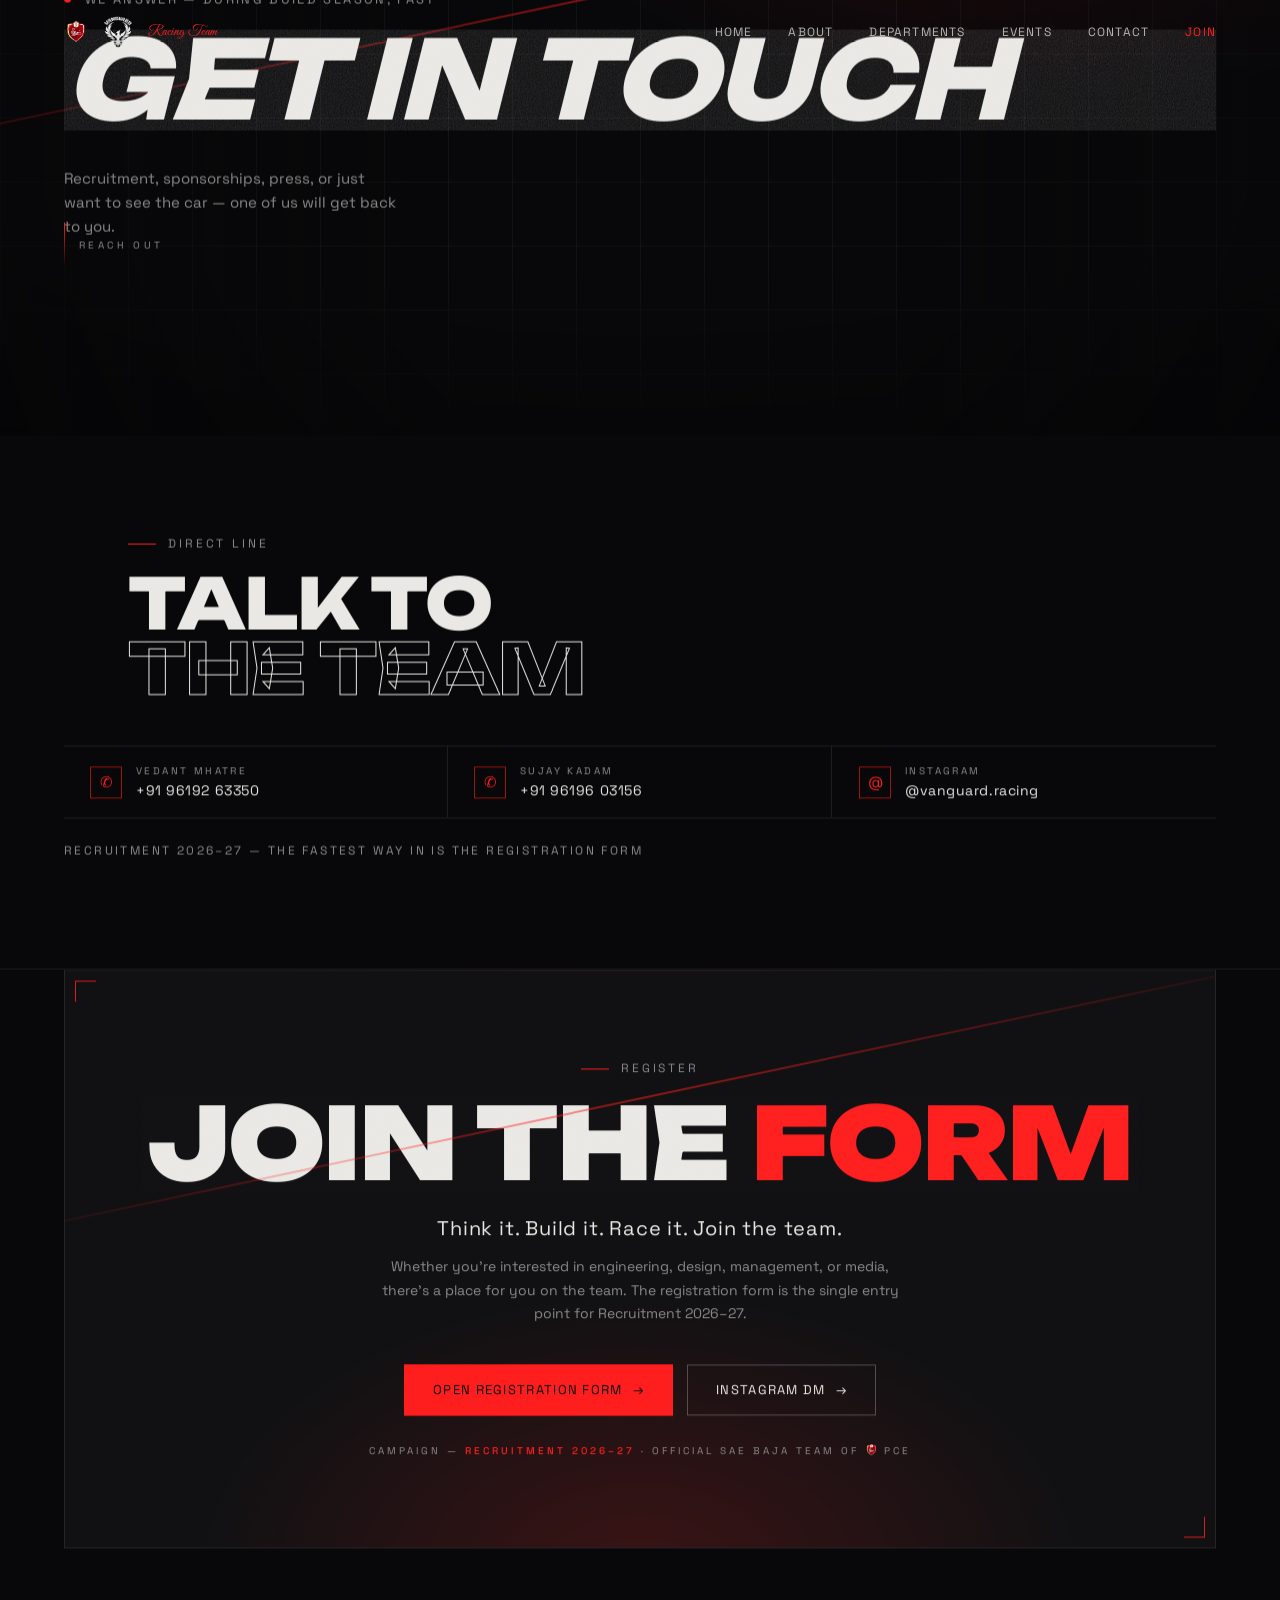
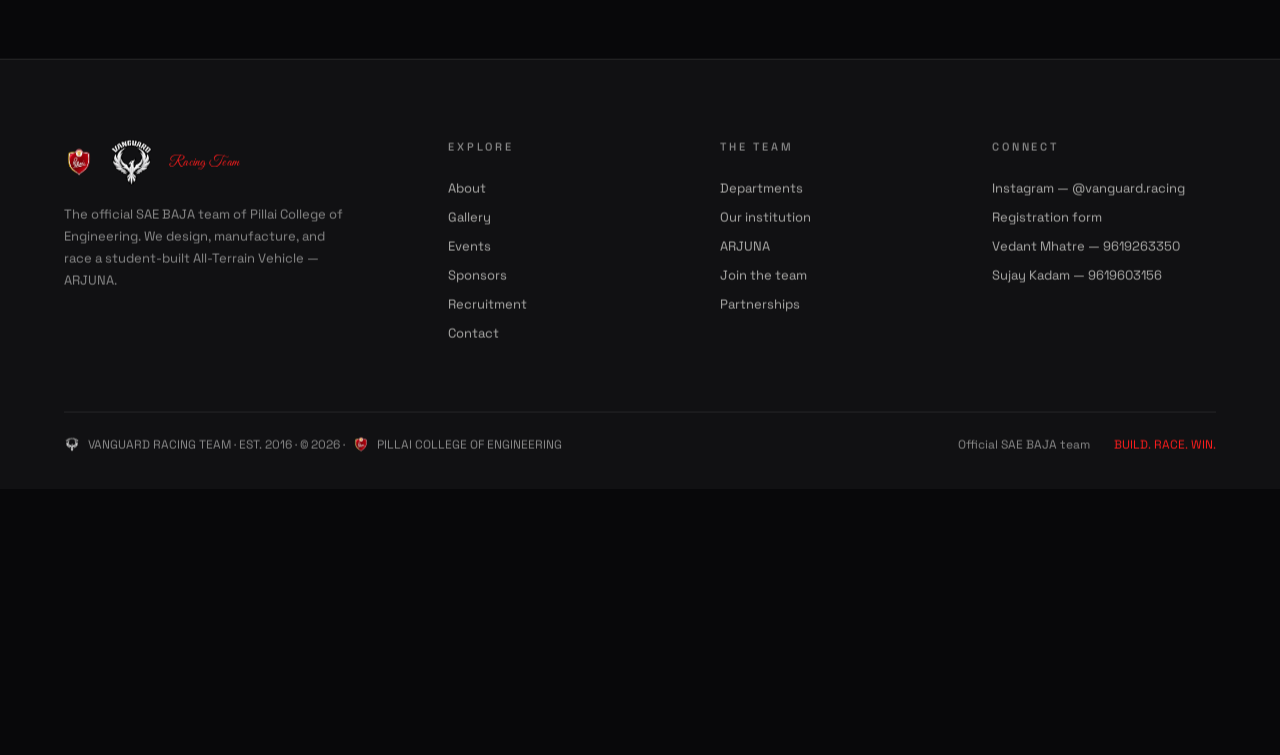
<file: contact.html>
<!DOCTYPE html>
<html lang="en">
<head>
<meta charset="UTF-8">
<meta name="viewport" content="width=device-width, initial-scale=1.0">
<meta name="description" content="Contact Vanguard Racing Team — Vedant Mhatre, Sujay Kadam, Instagram @vanguard.racing.">
<meta name="theme-color" content="#08080a">
<title>Contact — Vanguard Racing Team</title>
<link rel="icon" href="views/favicon.png" type="image/png">
<link rel="preconnect" href="https://fonts.googleapis.com">
<link rel="preconnect" href="https://fonts.gstatic.com" crossorigin>
<link href="https://fonts.googleapis.com/css2?family=Unbounded:wght@400;600;800;900&family=Space+Grotesk:wght@400;500;700&family=Great+Vibes&display=swap" rel="stylesheet">
<link rel="stylesheet" href="public/css/style.css">
</head>
<body>

<!-- PRELOADER + CURSOR (shared system) -->
<div class="preloader" id="preloader" aria-hidden="true">
  <div class="preloader-logo">
    <img src="views/vrt-logo.png" alt="Vanguard Racing Team logo">
    <div class="preloader-script">Racing Team</div>
  </div>
  <div class="preloader-meta">
    <div class="preloader-pct"><span id="preloaderPct">0</span><b>%</b></div>
    <div class="preloader-bar"><span id="preloaderFill"></span></div>
  </div>
</div>

<div class="cur-dot" id="curDot" aria-hidden="true"></div>
<div class="cur-ring" id="curRing" aria-hidden="true"></div>
<div class="cur-label" id="curLabel" aria-hidden="true"><span class="txt">View</span></div>

<!-- HEADER -->
<header class="site-header">
  <a class="logo" href="index.html" data-mag>
    <img class="pce-mark" src="views/pce-crest.png" alt="Pillai College of Engineering crest" width="22">
    <img class="vrt-mark" src="views/vrt-logo.png" alt="Vanguard Racing Team logo">
    <span class="logo-text"><em>Racing Team</em></span>
  </a>
  <nav class="main-nav" aria-label="Primary">
    <a href="index.html" data-mag>Home</a>
    <a href="about.html" data-mag>About</a>
    <a href="index.html#departments" data-mag>Departments</a>
    <a href="events.html" data-mag>Events</a>
    <a href="contact.html" data-mag>Contact</a>
    <a href="recruitment.html" data-mag class="nav-cta">Join</a>
  </nav>
  <button class="nav-toggle" id="navToggle" aria-label="Toggle menu" aria-expanded="false">
    <span></span><span></span>
  </button>
</header>

<div class="mobile-menu" id="mobileMenu" aria-hidden="true">
  <a href="index.html" data-mag><small>01</small> Home</a>
  <a href="about.html" data-mag><small>02</small> About</a>
  <a href="index.html#departments" data-mag><small>03</small> Departments</a>
  <a href="gallery.html" data-mag><small>04</small> Gallery</a>
  <a href="events.html" data-mag><small>05</small> Events</a>
  <a href="sponsors.html" data-mag><small>06</small> Sponsors</a>
  <a href="contact.html" data-mag><small>07</small> Contact</a>
  <a href="recruitment.html" data-mag><small>08</small> Join us</a>
  <div class="mobile-menu-foot">
    <span><img class="pce-in pce-in--xs" src="views/vrt-logo.png" alt="" aria-hidden="true"> VANGUARD RACING TEAM © 2026</span>
    <span>Recruitment open</span>
  </div>
</div>

<div class="scroll-wrap" id="scrollWrap">
<main>

  <!-- PAGE HERO -->
  <section class="page-hero" id="hero">
    <div class="hero-bg" data-parallax="0.35" data-scale="1.12"></div>
    <div class="hero-grid"></div>
    <div class="hero-vignette"></div>
    <div class="hero-streak s1"></div>
    <div class="hero-content">
      <div class="hero-eyebrow"><span class="pulse"></span> WE ANSWER — DURING BUILD SEASON, FAST</div>
      <h1 class="grit">
        <span><em>GET IN</em></span>
        <span><em>TOUCH</em></span>
      </h1>
      <div class="hero-sub">
        <p>Recruitment, sponsorships, press, or just want to see the car — one of us will get back to you.</p>
      </div>
    </div>
    <div class="hero-scroll">Reach out</div>
  </section>

  <!-- CONTACT CARDS -->
  <section class="sponsor-strip" id="contacts" style="border-bottom:1px solid var(--line); padding-top:0;">
    <div class="sec-head" data-reveal>
      <div>
        <p class="sec-eyebrow">Direct line</p>
        <h2>Talk to<br><span class="out">the team</span></h2>
      </div>
    </div>

    <div class="contact-strip" data-reveal-group style="margin-top:0;">
      <a href="tel:+919619263350" data-reveal data-mag>
        <span class="glyph">✆</span>
        <span><span class="lbl">Vedant Mhatre</span><span class="val">+91 96192 63350</span></span>
      </a>
      <a href="tel:+919619603156" data-reveal data-mag>
        <span class="glyph">✆</span>
        <span><span class="lbl">Sujay Kadam</span><span class="val">+91 96196 03156</span></span>
      </a>
      <a href="https://www.instagram.com/vanguard.racing/" data-reveal data-mag target="_blank" rel="noopener">
        <span class="glyph">@</span>
        <span><span class="lbl">Instagram</span><span class="val">@vanguard.racing</span></span>
      </a>
    </div>

    <p style="color:var(--dim); font-size:12px; letter-spacing:.2em; text-transform:uppercase; margin-top:24px;">Recruitment 2026–27 — the fastest way in is the registration form</p>
  </section>

  <!-- REGISTER -->
  <section class="recruit" id="register" style="border-bottom:1px solid var(--line);">
    <div class="recruit-inner corners" data-reveal>
      <div class="hero-streak s3"></div>
      <p class="sec-eyebrow" style="justify-content:center;">Register</p>
      <h2 class="grit">JOIN THE <em>FORM</em></h2>
      <p class="recruit-sub">Think it. Build it. Race it. Join the team.</p>
      <p class="recruit-body">Whether you're interested in engineering, design, management, or media, there's a place for you on the team. The registration form is the single entry point for Recruitment 2026–27.</p>
      <div class="recruit-cta">
        <a href="https://docs.google.com/forms/d/e/1FAIpQLSeAapR3twOuhaHGbitiPHfYWnWaaEMR0y3-YcU6i_iXXn2q8g/viewform?usp=header" class="btn primary" data-mag data-magnetic target="_blank" rel="noopener">Open registration form</a>
        <a href="https://www.instagram.com/vanguard.racing/" class="btn" data-mag target="_blank" rel="noopener">Instagram DM</a>
      </div>
      <span class="recruit-camp">Campaign — <b>Recruitment 2026–27</b> · Official SAE BAJA team of <img class="pce-in pce-in--xs" src="views/pce-crest.png" alt="" aria-hidden="true"> PCE</span>
    </div>
  </section>

</main>

<!-- FOOTER -->
<footer class="site-footer">
  <div class="footer-brand">
    <a class="logo" href="index.html">
      <img class="pce-mark" src="views/pce-crest.png" alt="Pillai College of Engineering crest" width="22">
      <img class="vrt-mark" src="views/vrt-logo.png" alt="Vanguard Racing Team logo">
      <span class="logo-text"><em>Racing Team</em></span>
    </a>
    <p class="footer-blurb">The official SAE BAJA team of Pillai College of Engineering. We design, manufacture, and race a student-built All-Terrain Vehicle — ARJUNA.</p>
  </div>

  <div class="footer-col">
    <h4>Explore</h4>
    <a href="about.html">About</a>
    <a href="gallery.html">Gallery</a>
    <a href="events.html">Events</a>
    <a href="sponsors.html">Sponsors</a>
    <a href="recruitment.html">Recruitment</a>
    <a href="contact.html">Contact</a>
  </div>

  <div class="footer-col">
    <h4>The team</h4>
    <a href="index.html#departments">Departments</a>
    <a href="about.html">Our institution</a>
    <a href="gallery.html">ARJUNA</a>
    <a href="recruitment.html">Join the team</a>
    <a href="sponsors.html">Partnerships</a>
  </div>

  <div class="footer-col">
    <h4>Connect</h4>
    <a href="https://www.instagram.com/vanguard.racing/" target="_blank" rel="noopener">Instagram — @vanguard.racing</a>
    <a href="https://docs.google.com/forms/d/e/1FAIpQLSeAapR3twOuhaHGbitiPHfYWnWaaEMR0y3-YcU6i_iXXn2q8g/viewform?usp=header" target="_blank" rel="noopener">Registration form</a>
    <a href="tel:+919619263350">Vedant Mhatre — 9619263350</a>
    <a href="tel:+919619603156">Sujay Kadam — 9619603156</a>
  </div>

  <div class="footer-bottom">
    <span class="fb-inline"><img class="pce-in" src="views/vrt-logo.png" alt="" aria-hidden="true">VANGUARD RACING TEAM · EST. 2016 · © 2026 · <img class="pce-in" src="views/pce-crest.png" alt="" aria-hidden="true">PILLAI COLLEGE OF ENGINEERING</span>
    <span class="legal">
      <span>Official SAE BAJA team</span>
      <span style="color:var(--accent);">BUILD. RACE. WIN.</span>
    </span>
  </div>
</footer>

</div><!-- /scroll-wrap -->

<div class="scroll-spacer" id="scrollSpacer" aria-hidden="true"></div>

<script src="public/js/main.js"></script>
</body>
</html>
</file>
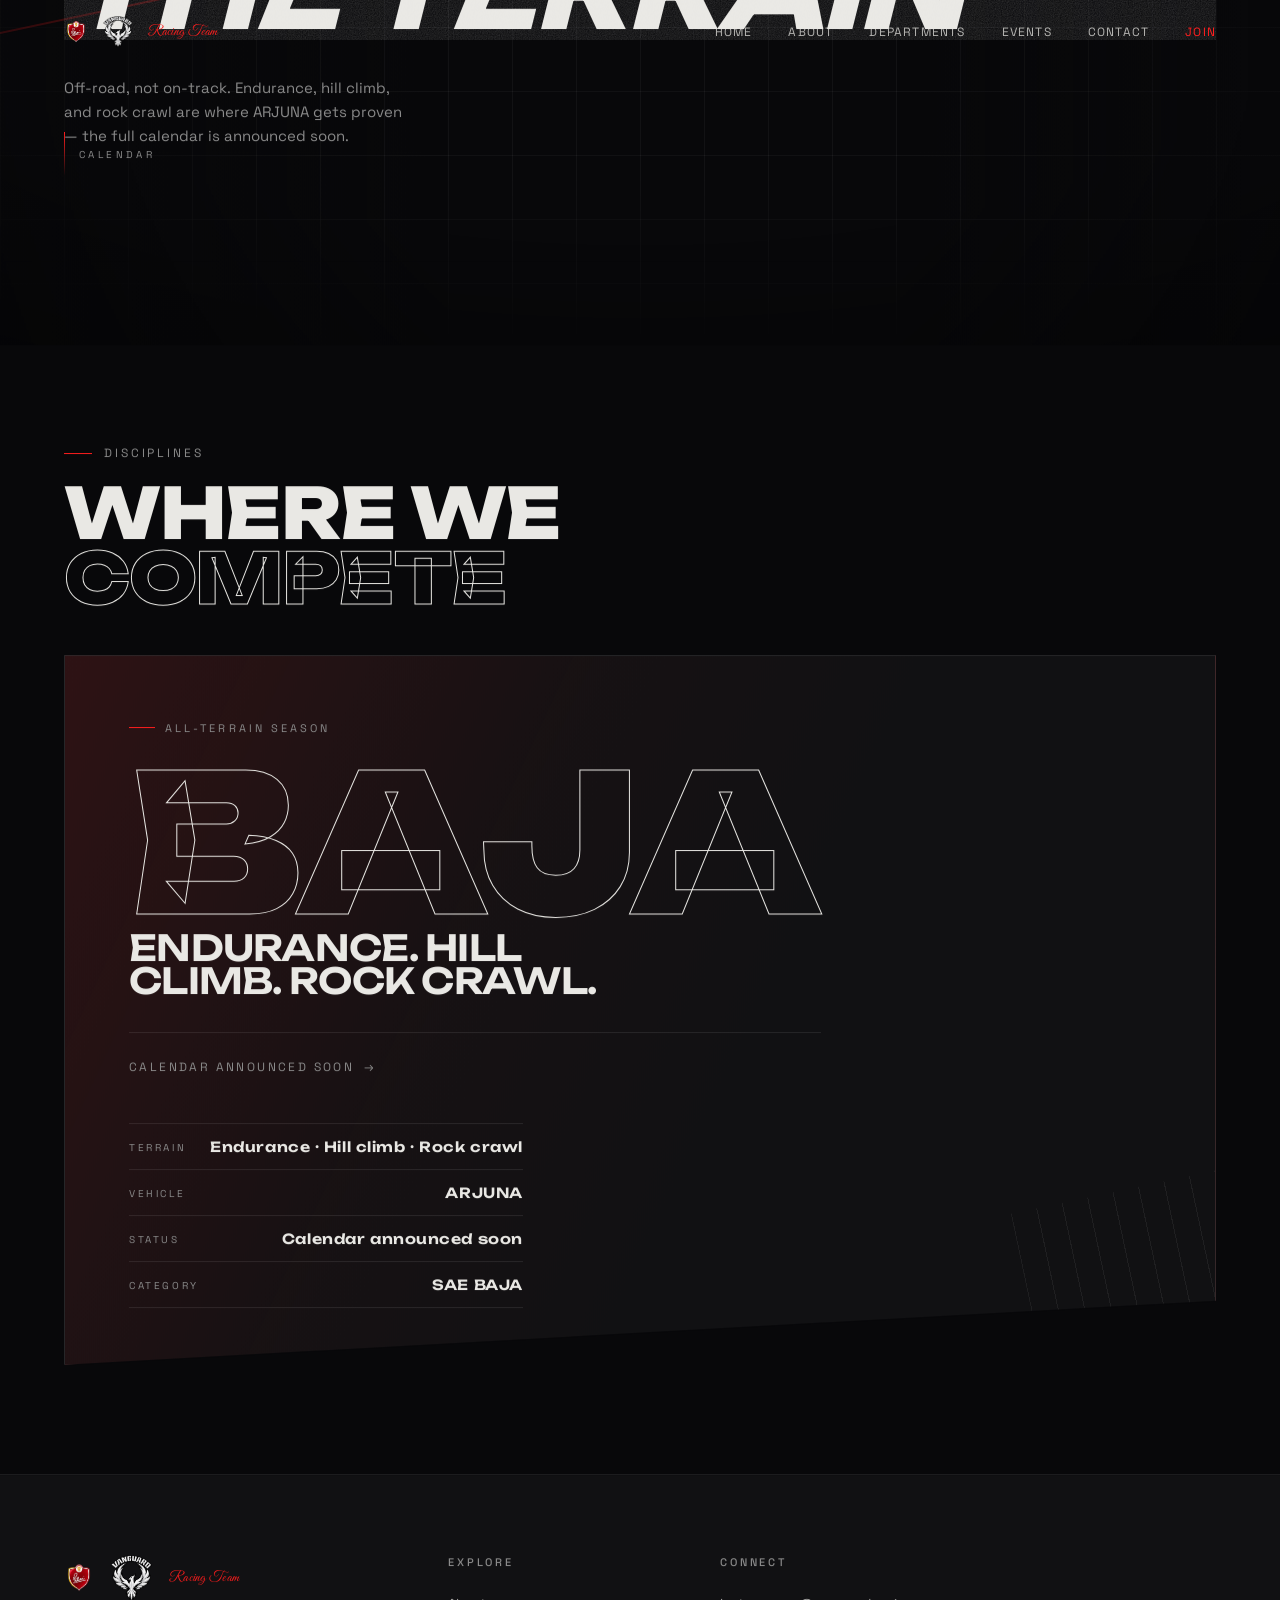
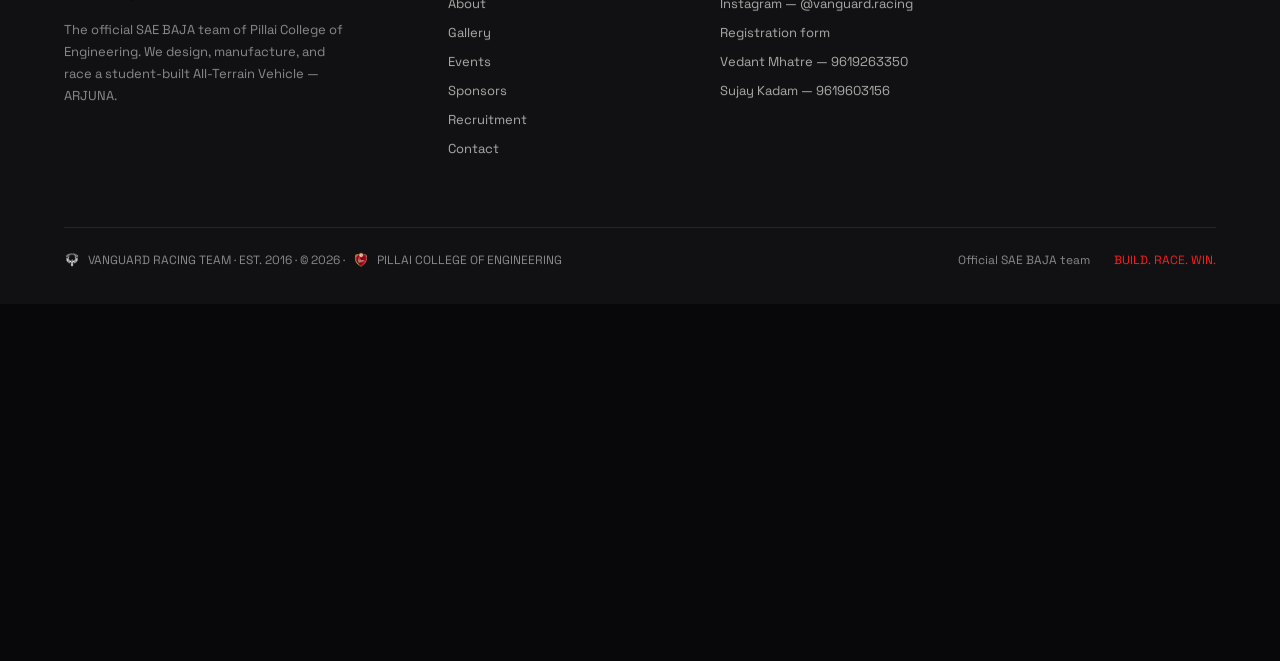
<file: events.html>
<!DOCTYPE html>
<html lang="en">
<head>
<meta charset="UTF-8">
<meta name="viewport" content="width=device-width, initial-scale=1.0">
<meta name="description" content="Vanguard Racing Team events — endurance, hill climb, and rock crawl. Season calendar announced soon.">
<meta name="theme-color" content="#08080a">
<title>Events — Vanguard Racing Team</title>
<link rel="icon" href="views/favicon.png" type="image/png">
<link rel="preconnect" href="https://fonts.googleapis.com">
<link rel="preconnect" href="https://fonts.gstatic.com" crossorigin>
<link href="https://fonts.googleapis.com/css2?family=Unbounded:wght@400;600;800;900&family=Space+Grotesk:wght@400;500;700&family=Great+Vibes&display=swap" rel="stylesheet">
<link rel="stylesheet" href="public/css/style.css">
</head>
<body>

<div class="preloader" id="preloader" aria-hidden="true">
  <div class="preloader-logo">
    <img src="views/vrt-logo.png" alt="Vanguard Racing Team logo">
    <div class="preloader-script">Racing Team</div>
  </div>
  <div class="preloader-meta">
    <div class="preloader-pct"><span id="preloaderPct">0</span><b>%</b></div>
    <div class="preloader-bar"><span id="preloaderFill"></span></div>
  </div>
</div>

<div class="cur-dot" id="curDot" aria-hidden="true"></div>
<div class="cur-ring" id="curRing" aria-hidden="true"></div>
<div class="cur-label" id="curLabel" aria-hidden="true"><span class="txt">View</span></div>

<header class="site-header">
  <a class="logo" href="index.html" data-mag>
    <img class="pce-mark" src="views/pce-crest.png" alt="Pillai College of Engineering crest" width="22">
    <img class="vrt-mark" src="views/vrt-logo.png" alt="Vanguard Racing Team logo">
    <span class="logo-text"><em>Racing Team</em></span>
  </a>
  <nav class="main-nav" aria-label="Primary">
    <a href="index.html" data-mag>Home</a>
    <a href="about.html" data-mag>About</a>
    <a href="index.html#departments" data-mag>Departments</a>
    <a href="events.html" data-mag>Events</a>
    <a href="contact.html" data-mag>Contact</a>
    <a href="recruitment.html" data-mag class="nav-cta">Join</a>
  </nav>
  <button class="nav-toggle" id="navToggle" aria-label="Toggle menu" aria-expanded="false">
    <span></span><span></span>
  </button>
</header>

<div class="mobile-menu" id="mobileMenu" aria-hidden="true">
  <a href="index.html" data-mag><small>01</small> Home</a>
  <a href="about.html" data-mag><small>02</small> About</a>
  <a href="index.html#departments" data-mag><small>03</small> Departments</a>
  <a href="gallery.html" data-mag><small>04</small> Gallery</a>
  <a href="events.html" data-mag><small>05</small> Events</a>
  <a href="sponsors.html" data-mag><small>06</small> Sponsors</a>
  <a href="contact.html" data-mag><small>07</small> Contact</a>
  <a href="recruitment.html" data-mag><small>08</small> Join us</a>
  <div class="mobile-menu-foot">
    <span><img class="pce-in pce-in--xs" src="views/vrt-logo.png" alt="" aria-hidden="true"> VANGUARD RACING TEAM © 2026</span>
    <span>Recruitment open</span>
  </div>
</div>

<div class="scroll-wrap" id="scrollWrap">
<main>

  <section class="page-hero" id="hero">
    <div class="hero-bg" data-parallax="0.35" data-scale="1.12"></div>
    <div class="hero-grid"></div>
    <div class="hero-vignette"></div>
    <div class="hero-streak s1"></div>
    <div class="hero-content">
      <div class="hero-eyebrow"><span class="pulse"></span> SEASON 2026–27</div>
      <h1 class="grit">
        <span><em>THE</em></span>
        <span><em>TERRAIN</em></span>
      </h1>
      <div class="hero-sub">
        <p>Off-road, not on-track. Endurance, hill climb, and rock crawl are where ARJUNA gets proven — the full calendar is announced soon.</p>
      </div>
    </div>
    <div class="hero-scroll">Calendar</div>
  </section>

  <section class="event" id="season">
    <div class="sec-head" data-reveal>
      <div>
        <p class="sec-eyebrow">Disciplines</p>
        <h2>Where we<br><span class="out">compete</span></h2>
      </div>
    </div>

    <div class="event-card" data-reveal>
      <div>
        <span class="event-tag">All-terrain season</span>
        <div class="event-num">BAJA</div>
        <h3>Endurance. Hill climb. Rock crawl.</h3>
        <div class="event-cta">
          <span class="arrow-link">Calendar announced soon</span>
        </div>
      </div>
      <dl class="event-meta">
        <div><dt>Terrain</dt><dd>Endurance · Hill climb · Rock crawl</dd></div>
        <div><dt>Vehicle</dt><dd>ARJUNA</dd></div>
        <div><dt>Status</dt><dd>Calendar announced soon</dd></div>
        <div><dt>Category</dt><dd>SAE BAJA</dd></div>
      </dl>
    </div>
  </section>

</main>

<footer class="site-footer">
  <div class="footer-brand">
    <a class="logo" href="index.html">
      <img class="pce-mark" src="views/pce-crest.png" alt="Pillai College of Engineering crest" width="22">
      <img class="vrt-mark" src="views/vrt-logo.png" alt="Vanguard Racing Team logo">
      <span class="logo-text"><em>Racing Team</em></span>
    </a>
    <p class="footer-blurb">The official SAE BAJA team of Pillai College of Engineering. We design, manufacture, and race a student-built All-Terrain Vehicle — ARJUNA.</p>
  </div>
  <div class="footer-col">
    <h4>Explore</h4>
    <a href="about.html">About</a>
    <a href="gallery.html">Gallery</a>
    <a href="events.html">Events</a>
    <a href="sponsors.html">Sponsors</a>
    <a href="recruitment.html">Recruitment</a>
    <a href="contact.html">Contact</a>
  </div>
  <div class="footer-col">
    <h4>Connect</h4>
    <a href="https://www.instagram.com/vanguard.racing/" target="_blank" rel="noopener">Instagram — @vanguard.racing</a>
    <a href="https://docs.google.com/forms/d/e/1FAIpQLSeAapR3twOuhaHGbitiPHfYWnWaaEMR0y3-YcU6i_iXXn2q8g/viewform?usp=header" target="_blank" rel="noopener">Registration form</a>
    <a href="tel:+919619263350">Vedant Mhatre — 9619263350</a>
    <a href="tel:+919619603156">Sujay Kadam — 9619603156</a>
  </div>
  <div class="footer-bottom">
    <span class="fb-inline"><img class="pce-in" src="views/vrt-logo.png" alt="" aria-hidden="true">VANGUARD RACING TEAM · EST. 2016 · © 2026 · <img class="pce-in" src="views/pce-crest.png" alt="" aria-hidden="true">PILLAI COLLEGE OF ENGINEERING</span>
    <span class="legal"><span>Official SAE BAJA team</span><span style="color:var(--accent);">BUILD. RACE. WIN.</span></span>
  </div>
</footer>

</div>
<div class="scroll-spacer" id="scrollSpacer" aria-hidden="true"></div>

<script src="public/js/main.js"></script>
</body>
</html>
</file>
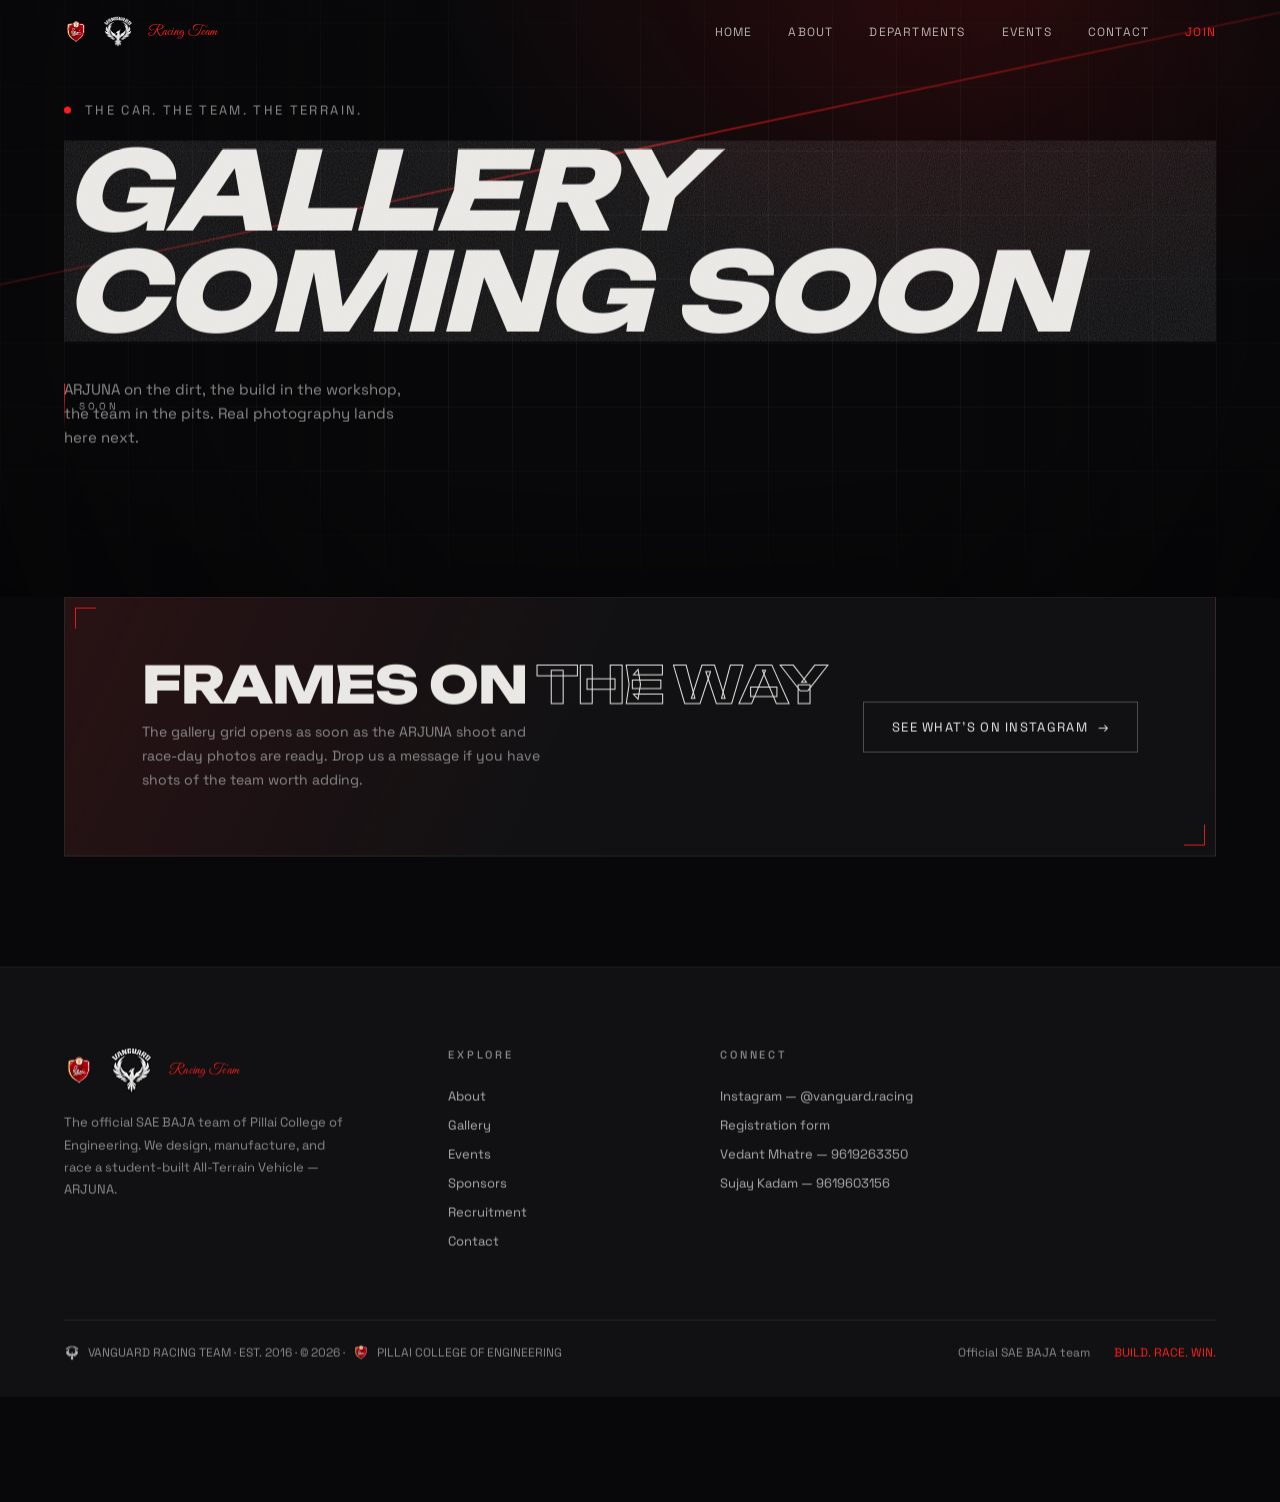
<file: gallery.html>
<!DOCTYPE html>
<html lang="en">
<head>
<meta charset="UTF-8">
<meta name="viewport" content="width=device-width, initial-scale=1.0">
<meta name="description" content="Gallery — ARJUNA and the Vanguard Racing Team on the terrain.">
<meta name="theme-color" content="#08080a">
<title>Gallery — Vanguard Racing Team</title>
<link rel="icon" href="views/favicon.png" type="image/png">
<link rel="preconnect" href="https://fonts.googleapis.com">
<link rel="preconnect" href="https://fonts.gstatic.com" crossorigin>
<link href="https://fonts.googleapis.com/css2?family=Unbounded:wght@400;600;800;900&family=Space+Grotesk:wght@400;500;700&family=Great+Vibes&display=swap" rel="stylesheet">
<link rel="stylesheet" href="public/css/style.css">
</head>
<body>

<div class="preloader" id="preloader" aria-hidden="true">
  <div class="preloader-logo">
    <img src="views/vrt-logo.png" alt="Vanguard Racing Team logo">
    <div class="preloader-script">Racing Team</div>
  </div>
  <div class="preloader-meta">
    <div class="preloader-pct"><span id="preloaderPct">0</span><b>%</b></div>
    <div class="preloader-bar"><span id="preloaderFill"></span></div>
  </div>
</div>

<div class="cur-dot" id="curDot" aria-hidden="true"></div>
<div class="cur-ring" id="curRing" aria-hidden="true"></div>
<div class="cur-label" id="curLabel" aria-hidden="true"><span class="txt">View</span></div>

<header class="site-header">
  <a class="logo" href="index.html" data-mag>
    <img class="pce-mark" src="views/pce-crest.png" alt="Pillai College of Engineering crest" width="22">
    <img class="vrt-mark" src="views/vrt-logo.png" alt="Vanguard Racing Team logo">
    <span class="logo-text"><em>Racing Team</em></span>
  </a>
  <nav class="main-nav" aria-label="Primary">
    <a href="index.html" data-mag>Home</a>
    <a href="about.html" data-mag>About</a>
    <a href="index.html#departments" data-mag>Departments</a>
    <a href="events.html" data-mag>Events</a>
    <a href="contact.html" data-mag>Contact</a>
    <a href="recruitment.html" data-mag class="nav-cta">Join</a>
  </nav>
  <button class="nav-toggle" id="navToggle" aria-label="Toggle menu" aria-expanded="false">
    <span></span><span></span>
  </button>
</header>

<div class="mobile-menu" id="mobileMenu" aria-hidden="true">
  <a href="index.html" data-mag><small>01</small> Home</a>
  <a href="about.html" data-mag><small>02</small> About</a>
  <a href="index.html#departments" data-mag><small>03</small> Departments</a>
  <a href="gallery.html" data-mag><small>04</small> Gallery</a>
  <a href="events.html" data-mag><small>05</small> Events</a>
  <a href="sponsors.html" data-mag><small>06</small> Sponsors</a>
  <a href="contact.html" data-mag><small>07</small> Contact</a>
  <a href="recruitment.html" data-mag><small>08</small> Join us</a>
  <div class="mobile-menu-foot">
    <span><img class="pce-in pce-in--xs" src="views/vrt-logo.png" alt="" aria-hidden="true"> VANGUARD RACING TEAM © 2026</span>
    <span>Recruitment open</span>
  </div>
</div>

<div class="scroll-wrap" id="scrollWrap">
<main>

  <section class="page-hero" id="hero">
    <div class="hero-bg" data-parallax="0.35" data-scale="1.12"></div>
    <div class="hero-grid"></div>
    <div class="hero-vignette"></div>
    <div class="hero-streak s1"></div>
    <div class="hero-content">
      <div class="hero-eyebrow"><span class="pulse"></span> THE CAR. THE TEAM. THE TERRAIN.</div>
      <h1 class="grit">
        <span><em>GALLERY</em></span>
        <span><em>COMING SOON</em></span>
      </h1>
      <div class="hero-sub">
        <p>ARJUNA on the dirt, the build in the workshop, the team in the pits. Real photography lands here next.</p>
      </div>
    </div>
    <div class="hero-scroll">Soon</div>
  </section>

  <section class="sponsor-strip" style="border-bottom:1px solid var(--line);">
    <div class="sponsor-frame corners" data-reveal>
      <div>
        <h3>FRAMES ON <span class="out">THE WAY</span></h3>
        <p>The gallery grid opens as soon as the ARJUNA shoot and race-day photos are ready. Drop us a message if you have shots of the team worth adding.</p>
      </div>
      <a href="https://www.instagram.com/vanguard.racing/" class="btn" data-mag target="_blank" rel="noopener">See what's on Instagram</a>
    </div>
  </section>

</main>

<footer class="site-footer">
  <div class="footer-brand">
    <a class="logo" href="index.html">
      <img class="pce-mark" src="views/pce-crest.png" alt="Pillai College of Engineering crest" width="22">
      <img class="vrt-mark" src="views/vrt-logo.png" alt="Vanguard Racing Team logo">
      <span class="logo-text"><em>Racing Team</em></span>
    </a>
    <p class="footer-blurb">The official SAE BAJA team of Pillai College of Engineering. We design, manufacture, and race a student-built All-Terrain Vehicle — ARJUNA.</p>
  </div>
  <div class="footer-col">
    <h4>Explore</h4>
    <a href="about.html">About</a>
    <a href="gallery.html">Gallery</a>
    <a href="events.html">Events</a>
    <a href="sponsors.html">Sponsors</a>
    <a href="recruitment.html">Recruitment</a>
    <a href="contact.html">Contact</a>
  </div>
  <div class="footer-col">
    <h4>Connect</h4>
    <a href="https://www.instagram.com/vanguard.racing/" target="_blank" rel="noopener">Instagram — @vanguard.racing</a>
    <a href="https://docs.google.com/forms/d/e/1FAIpQLSeAapR3twOuhaHGbitiPHfYWnWaaEMR0y3-YcU6i_iXXn2q8g/viewform?usp=header" target="_blank" rel="noopener">Registration form</a>
    <a href="tel:+919619263350">Vedant Mhatre — 9619263350</a>
    <a href="tel:+919619603156">Sujay Kadam — 9619603156</a>
  </div>
  <div class="footer-bottom">
    <span class="fb-inline"><img class="pce-in" src="views/vrt-logo.png" alt="" aria-hidden="true">VANGUARD RACING TEAM · EST. 2016 · © 2026 · <img class="pce-in" src="views/pce-crest.png" alt="" aria-hidden="true">PILLAI COLLEGE OF ENGINEERING</span>
    <span class="legal"><span>Official SAE BAJA team</span><span style="color:var(--accent);">BUILD. RACE. WIN.</span></span>
  </div>
</footer>

</div>
<div class="scroll-spacer" id="scrollSpacer" aria-hidden="true"></div>

<script src="public/js/main.js"></script>
</body>
</html>
</file>
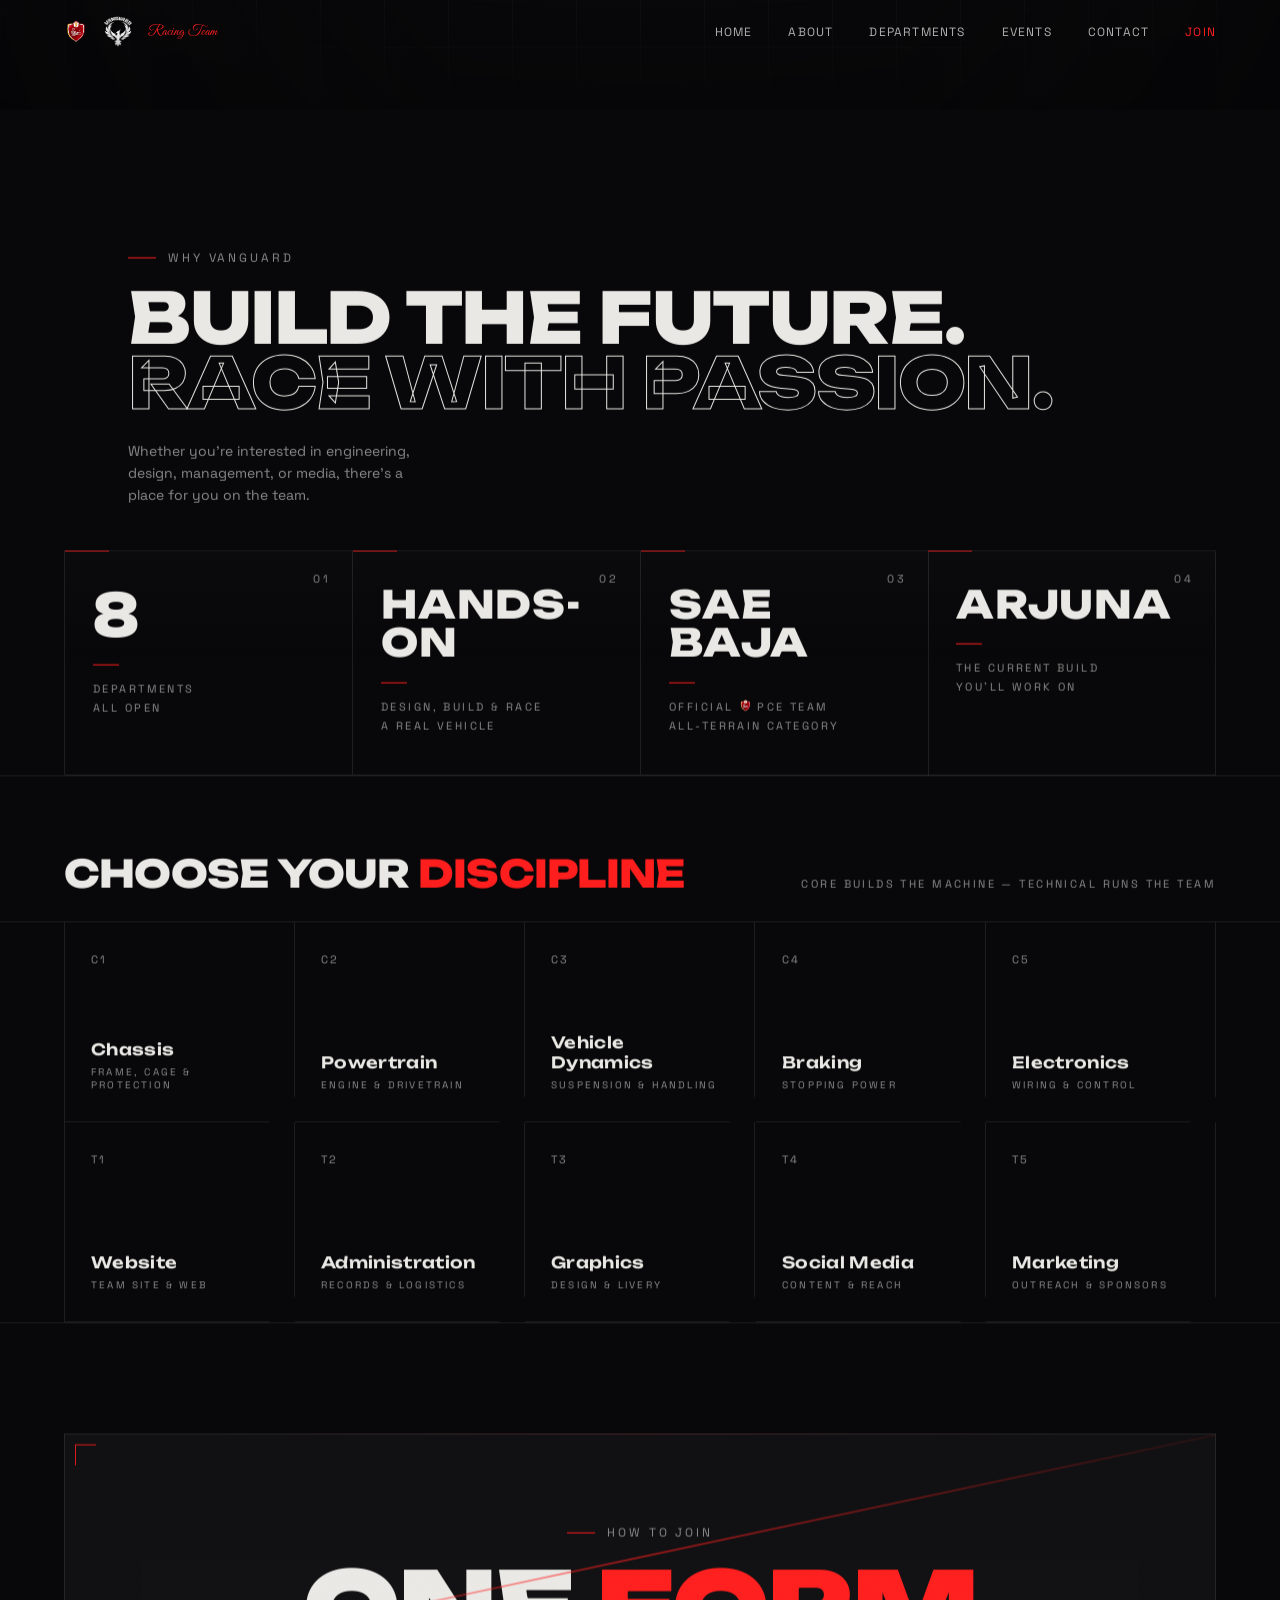
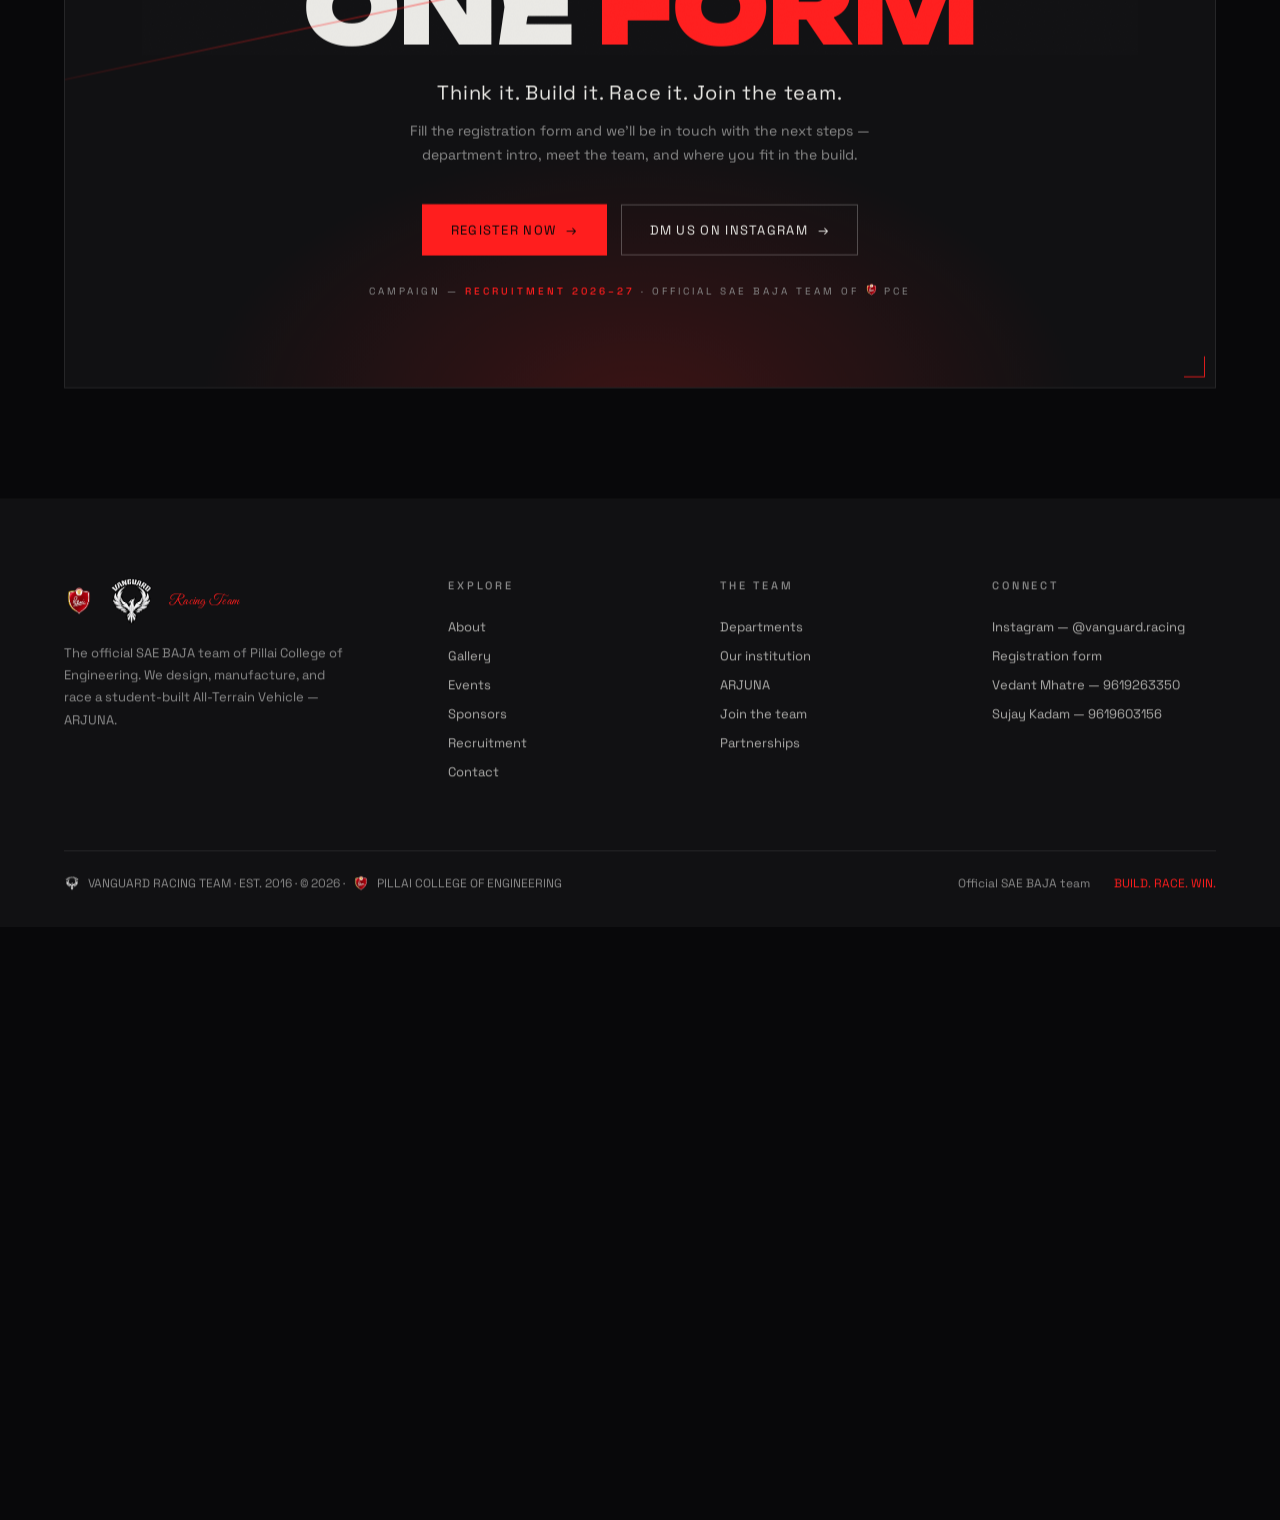
<file: recruitment.html>
<!DOCTYPE html>
<html lang="en">
<head>
<meta charset="UTF-8">
<meta name="viewport" content="width=device-width, initial-scale=1.0">
<meta name="description" content="Vanguard Racing Team is recruiting for 2026–27. Think it. Build it. Race it. Join the official SAE BAJA team of Pillai College of Engineering.">
<meta name="theme-color" content="#08080a">
<title>Recruitment — Vanguard Racing Team</title>
<link rel="icon" href="views/favicon.png" type="image/png">
<link rel="preconnect" href="https://fonts.googleapis.com">
<link rel="preconnect" href="https://fonts.gstatic.com" crossorigin>
<link href="https://fonts.googleapis.com/css2?family=Unbounded:wght@400;600;800;900&family=Space+Grotesk:wght@400;500;700&family=Great+Vibes&display=swap" rel="stylesheet">
<link rel="stylesheet" href="public/css/style.css">
</head>
<body>

<!-- PRELOADER + CURSOR (shared system) -->
<div class="preloader" id="preloader" aria-hidden="true">
  <div class="preloader-logo">
    <img src="views/vrt-logo.png" alt="Vanguard Racing Team logo">
    <div class="preloader-script">Racing Team</div>
  </div>
  <div class="preloader-meta">
    <div class="preloader-pct"><span id="preloaderPct">0</span><b>%</b></div>
    <div class="preloader-bar"><span id="preloaderFill"></span></div>
  </div>
</div>

<div class="cur-dot" id="curDot" aria-hidden="true"></div>
<div class="cur-ring" id="curRing" aria-hidden="true"></div>
<div class="cur-label" id="curLabel" aria-hidden="true"><span class="txt">View</span></div>

<!-- HEADER -->
<header class="site-header">
  <a class="logo" href="index.html" data-mag>
    <img class="pce-mark" src="views/pce-crest.png" alt="Pillai College of Engineering crest" width="22">
    <img class="vrt-mark" src="views/vrt-logo.png" alt="Vanguard Racing Team logo">
    <span class="logo-text"><em>Racing Team</em></span>
  </a>
  <nav class="main-nav" aria-label="Primary">
    <a href="index.html" data-mag>Home</a>
    <a href="about.html" data-mag>About</a>
    <a href="index.html#departments" data-mag>Departments</a>
    <a href="events.html" data-mag>Events</a>
    <a href="contact.html" data-mag>Contact</a>
    <a href="recruitment.html" data-mag class="nav-cta">Join</a>
  </nav>
  <button class="nav-toggle" id="navToggle" aria-label="Toggle menu" aria-expanded="false">
    <span></span><span></span>
  </button>
</header>

<div class="mobile-menu" id="mobileMenu" aria-hidden="true">
  <a href="index.html" data-mag><small>01</small> Home</a>
  <a href="about.html" data-mag><small>02</small> About</a>
  <a href="index.html#departments" data-mag><small>03</small> Departments</a>
  <a href="gallery.html" data-mag><small>04</small> Gallery</a>
  <a href="events.html" data-mag><small>05</small> Events</a>
  <a href="sponsors.html" data-mag><small>06</small> Sponsors</a>
  <a href="contact.html" data-mag><small>07</small> Contact</a>
  <a href="recruitment.html" data-mag><small>08</small> Join us</a>
  <div class="mobile-menu-foot">
    <span><img class="pce-in pce-in--xs" src="views/vrt-logo.png" alt="" aria-hidden="true"> VANGUARD RACING TEAM © 2026</span>
    <span>Recruitment open</span>
  </div>
</div>

<div class="scroll-wrap" id="scrollWrap">
<main>

  <!-- PAGE HERO -->
  <section class="page-hero" id="hero">
    <div class="hero-bg" data-parallax="0.35" data-scale="1.12"></div>
    <div class="hero-grid"></div>
    <div class="hero-vignette"></div>
    <div class="hero-streak s1"></div>
    <div class="hero-content">
      <div class="hero-eyebrow"><span class="pulse"></span> CAMPAIGN — RECRUITMENT 2026–27</div>
      <h1 class="grit">
        <span><em>WE ARE</em></span>
        <span><em>RECRUITING</em></span>
      </h1>
      <div class="hero-sub">
        <p>Think it. Build it. Race it. Join the team — the form takes two minutes and every department is open.</p>
        <a href="https://docs.google.com/forms/d/e/1FAIpQLSeAapR3twOuhaHGbitiPHfYWnWaaEMR0y3-YcU6i_iXXn2q8g/viewform?usp=header" class="btn primary" data-mag data-magnetic target="_blank" rel="noopener">Register now</a>
      </div>
    </div>
    <div class="hero-scroll">Apply</div>
  </section>

  <!-- CAMPAIGN BODY -->
  <section class="stats" id="why">
    <div class="sec-head" data-reveal>
      <div>
        <p class="sec-eyebrow">Why Vanguard</p>
        <h2>Build the future.<br><span class="out">Race with passion.</span></h2>
      </div>
      <p>Whether you're interested in engineering, design, management, or media, there's a place for you on the team.</p>
    </div>

    <div class="stats-grid" data-reveal-group>
      <div class="stat" data-reveal>
        <span class="tick"></span>
        <span class="idx">01</span>
        <div class="stat-num"><span class="num" data-count="10">0</span></div>
        <div class="rule"></div>
        <p class="lbl">Departments<br>all open</p>
      </div>
      <div class="stat" data-reveal>
        <span class="tick"></span>
        <span class="idx">02</span>
        <div class="stat-num stat-num--text">HANDS-ON</div>
        <div class="rule"></div>
        <p class="lbl">Design, build &amp; race<br>a real vehicle</p>
      </div>
      <div class="stat" data-reveal>
        <span class="tick"></span>
        <span class="idx">03</span>
        <div class="stat-num stat-num--text">SAE BAJA</div>
        <div class="rule"></div>
        <p class="lbl">Official <img class="pce-in pce-in--xs" src="views/pce-crest.png" alt="" aria-hidden="true"> PCE team<br>all-terrain category</p>
      </div>
      <div class="stat" data-reveal>
        <span class="tick"></span>
        <span class="idx">04</span>
        <div class="stat-num stat-num--text">ARJUNA</div>
        <div class="rule"></div>
        <p class="lbl">The current build<br>you'll work on</p>
      </div>
    </div>
  </section>

  <!-- WHAT YOU CAN JOIN -->
  <section class="dep-group" id="departments" style="border-top:1px solid var(--line); padding:0 5vw; border-bottom:1px solid var(--line);">
    <div class="dep-head" data-reveal>
      <h3>CHOOSE YOUR <em>DISCIPLINE</em></h3>
      <span class="dep-sub">Core builds the machine — technical runs the team</span>
    </div>
  </section>

  <section class="dep-group" style="border-bottom:1px solid var(--line);">
    <div class="dep-grid" style="border-top:none;">
      <div class="dep" data-reveal><div class="dep-top"><span class="num">C1</span></div><div><h4>Chassis</h4><p class="k">Frame, cage &amp; protection</p></div></div>
      <div class="dep" data-reveal><div class="dep-top"><span class="num">C2</span></div><div><h4>Powertrain</h4><p class="k">Engine &amp; drivetrain</p></div></div>
      <div class="dep" data-reveal><div class="dep-top"><span class="num">C3</span></div><div><h4>Vehicle Dynamics</h4><p class="k">Suspension &amp; handling</p></div></div>
      <div class="dep" data-reveal><div class="dep-top"><span class="num">C4</span></div><div><h4>Braking</h4><p class="k">Stopping power</p></div></div>
      <div class="dep" data-reveal><div class="dep-top"><span class="num">C5</span></div><div><h4>Electronics</h4><p class="k">Wiring &amp; control</p></div></div>
    </div>
    <div class="dep-grid" style="border-top:none;">
      <div class="dep" data-reveal><div class="dep-top"><span class="num">T1</span></div><div><h4>Website</h4><p class="k">Team site &amp; web</p></div></div>
      <div class="dep" data-reveal><div class="dep-top"><span class="num">T2</span></div><div><h4>Administration</h4><p class="k">Records &amp; logistics</p></div></div>
      <div class="dep" data-reveal><div class="dep-top"><span class="num">T3</span></div><div><h4>Graphics</h4><p class="k">Design &amp; livery</p></div></div>
      <div class="dep" data-reveal><div class="dep-top"><span class="num">T4</span></div><div><h4>Social Media</h4><p class="k">Content &amp; reach</p></div></div>
      <div class="dep" data-reveal><div class="dep-top"><span class="num">T5</span></div><div><h4>Marketing</h4><p class="k">Outreach &amp; sponsors</p></div></div>
    </div>
  </section>

  <!-- HOW TO JOIN -->
  <section class="recruit" id="apply" style="border-bottom:none; padding-top:110px;">
    <div class="recruit-inner corners" data-reveal>
      <div class="hero-streak s3"></div>
      <p class="sec-eyebrow" style="justify-content:center;">How to join</p>
      <h2 class="grit">ONE <em>FORM</em></h2>
      <p class="recruit-sub">Think it. Build it. Race it. Join the team.</p>
      <p class="recruit-body">Fill the registration form and we'll be in touch with the next steps — department intro, meet the team, and where you fit in the build.</p>
      <div class="recruit-cta">
        <a href="https://docs.google.com/forms/d/e/1FAIpQLSeAapR3twOuhaHGbitiPHfYWnWaaEMR0y3-YcU6i_iXXn2q8g/viewform?usp=header" class="btn primary" data-mag data-magnetic target="_blank" rel="noopener">Register now</a>
        <a href="https://www.instagram.com/vanguard.racing/" class="btn" data-mag target="_blank" rel="noopener">DM us on Instagram</a>
      </div>
      <span class="recruit-camp">Campaign — <b>Recruitment 2026–27</b> · Official SAE BAJA team of <img class="pce-in pce-in--xs" src="views/pce-crest.png" alt="" aria-hidden="true"> PCE</span>
    </div>
  </section>

</main>

<!-- FOOTER -->
<footer class="site-footer">
  <div class="footer-brand">
    <a class="logo" href="index.html">
      <img class="pce-mark" src="views/pce-crest.png" alt="Pillai College of Engineering crest" width="22">
      <img class="vrt-mark" src="views/vrt-logo.png" alt="Vanguard Racing Team logo">
      <span class="logo-text"><em>Racing Team</em></span>
    </a>
    <p class="footer-blurb">The official SAE BAJA team of Pillai College of Engineering. We design, manufacture, and race a student-built All-Terrain Vehicle — ARJUNA.</p>
  </div>

  <div class="footer-col">
    <h4>Explore</h4>
    <a href="about.html">About</a>
    <a href="gallery.html">Gallery</a>
    <a href="events.html">Events</a>
    <a href="sponsors.html">Sponsors</a>
    <a href="recruitment.html">Recruitment</a>
    <a href="contact.html">Contact</a>
  </div>

  <div class="footer-col">
    <h4>The team</h4>
    <a href="index.html#departments">Departments</a>
    <a href="about.html">Our institution</a>
    <a href="gallery.html">ARJUNA</a>
    <a href="recruitment.html">Join the team</a>
    <a href="sponsors.html">Partnerships</a>
  </div>

  <div class="footer-col">
    <h4>Connect</h4>
    <a href="https://www.instagram.com/vanguard.racing/" target="_blank" rel="noopener">Instagram — @vanguard.racing</a>
    <a href="https://docs.google.com/forms/d/e/1FAIpQLSeAapR3twOuhaHGbitiPHfYWnWaaEMR0y3-YcU6i_iXXn2q8g/viewform?usp=header" target="_blank" rel="noopener">Registration form</a>
    <a href="tel:+919619263350">Vedant Mhatre — 9619263350</a>
    <a href="tel:+919619603156">Sujay Kadam — 9619603156</a>
  </div>

  <div class="footer-bottom">
    <span class="fb-inline"><img class="pce-in" src="views/vrt-logo.png" alt="" aria-hidden="true">VANGUARD RACING TEAM · EST. 2016 · © 2026 · <img class="pce-in" src="views/pce-crest.png" alt="" aria-hidden="true">PILLAI COLLEGE OF ENGINEERING</span>
    <span class="legal">
      <span>Official SAE BAJA team</span>
      <span style="color:var(--accent);">BUILD. RACE. WIN.</span>
    </span>
  </div>
</footer>

</div><!-- /scroll-wrap -->

<div class="scroll-spacer" id="scrollSpacer" aria-hidden="true"></div>

<script src="public/js/main.js"></script>
</body>
</html>
</file>
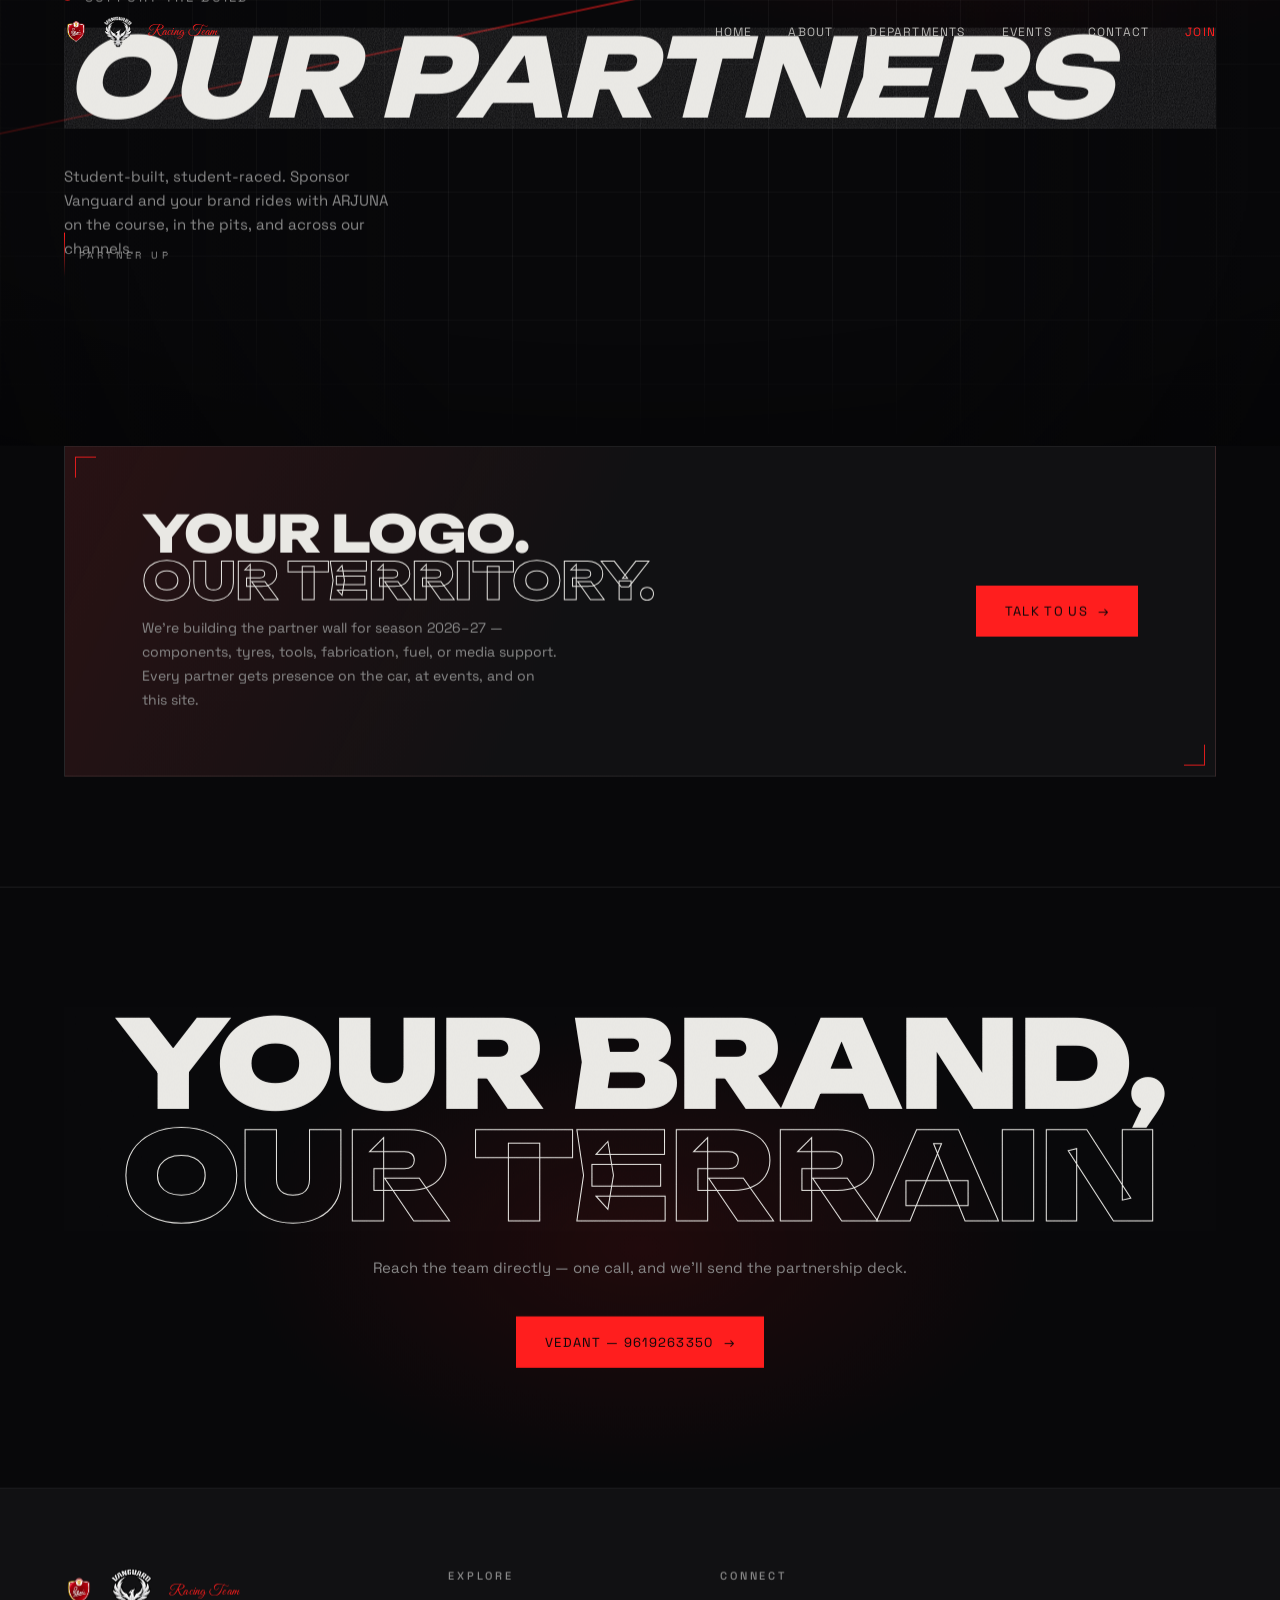
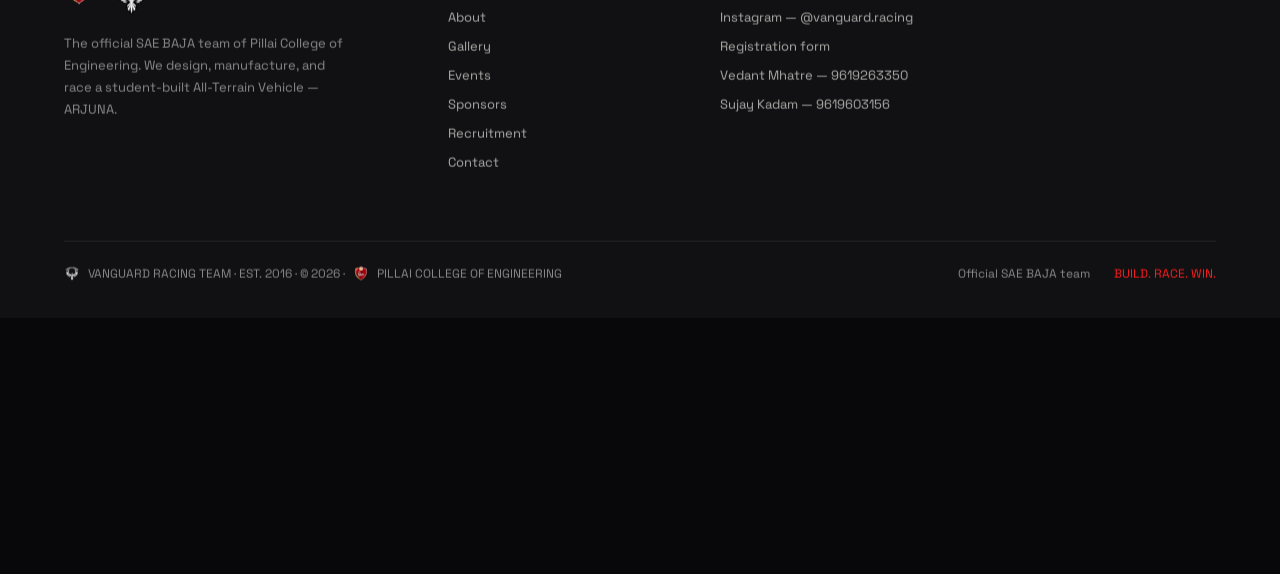
<file: sponsors.html>
<!DOCTYPE html>
<html lang="en">
<head>
<meta charset="UTF-8">
<meta name="viewport" content="width=device-width, initial-scale=1.0">
<meta name="description" content="Sponsor Vanguard Racing Team — student-built, student-raced. Partner with the official SAE BAJA team of PCE.">
<meta name="theme-color" content="#08080a">
<title>Sponsors — Vanguard Racing Team</title>
<link rel="icon" href="views/favicon.png" type="image/png">
<link rel="preconnect" href="https://fonts.googleapis.com">
<link rel="preconnect" href="https://fonts.gstatic.com" crossorigin>
<link href="https://fonts.googleapis.com/css2?family=Unbounded:wght@400;600;800;900&family=Space+Grotesk:wght@400;500;700&family=Great+Vibes&display=swap" rel="stylesheet">
<link rel="stylesheet" href="public/css/style.css">
</head>
<body>

<div class="preloader" id="preloader" aria-hidden="true">
  <div class="preloader-logo">
    <img src="views/vrt-logo.png" alt="Vanguard Racing Team logo">
    <div class="preloader-script">Racing Team</div>
  </div>
  <div class="preloader-meta">
    <div class="preloader-pct"><span id="preloaderPct">0</span><b>%</b></div>
    <div class="preloader-bar"><span id="preloaderFill"></span></div>
  </div>
</div>

<div class="cur-dot" id="curDot" aria-hidden="true"></div>
<div class="cur-ring" id="curRing" aria-hidden="true"></div>
<div class="cur-label" id="curLabel" aria-hidden="true"><span class="txt">View</span></div>

<header class="site-header">
  <a class="logo" href="index.html" data-mag>
    <img class="pce-mark" src="views/pce-crest.png" alt="Pillai College of Engineering crest" width="22">
    <img class="vrt-mark" src="views/vrt-logo.png" alt="Vanguard Racing Team logo">
    <span class="logo-text"><em>Racing Team</em></span>
  </a>
  <nav class="main-nav" aria-label="Primary">
    <a href="index.html" data-mag>Home</a>
    <a href="about.html" data-mag>About</a>
    <a href="index.html#departments" data-mag>Departments</a>
    <a href="events.html" data-mag>Events</a>
    <a href="contact.html" data-mag>Contact</a>
    <a href="recruitment.html" data-mag class="nav-cta">Join</a>
  </nav>
  <button class="nav-toggle" id="navToggle" aria-label="Toggle menu" aria-expanded="false">
    <span></span><span></span>
  </button>
</header>

<div class="mobile-menu" id="mobileMenu" aria-hidden="true">
  <a href="index.html" data-mag><small>01</small> Home</a>
  <a href="about.html" data-mag><small>02</small> About</a>
  <a href="index.html#departments" data-mag><small>03</small> Departments</a>
  <a href="gallery.html" data-mag><small>04</small> Gallery</a>
  <a href="events.html" data-mag><small>05</small> Events</a>
  <a href="sponsors.html" data-mag><small>06</small> Sponsors</a>
  <a href="contact.html" data-mag><small>07</small> Contact</a>
  <a href="recruitment.html" data-mag><small>08</small> Join us</a>
  <div class="mobile-menu-foot">
    <span><img class="pce-in pce-in--xs" src="views/vrt-logo.png" alt="" aria-hidden="true"> VANGUARD RACING TEAM © 2026</span>
    <span>Recruitment open</span>
  </div>
</div>

<div class="scroll-wrap" id="scrollWrap">
<main>

  <section class="page-hero" id="hero">
    <div class="hero-bg" data-parallax="0.35" data-scale="1.12"></div>
    <div class="hero-grid"></div>
    <div class="hero-vignette"></div>
    <div class="hero-streak s1"></div>
    <div class="hero-content">
      <div class="hero-eyebrow"><span class="pulse"></span> SUPPORT THE BUILD</div>
      <h1 class="grit">
        <span><em>OUR</em></span>
        <span><em>PARTNERS</em></span>
      </h1>
      <div class="hero-sub">
        <p>Student-built, student-raced. Sponsor Vanguard and your brand rides with ARJUNA on the course, in the pits, and across our channels.</p>
      </div>
    </div>
    <div class="hero-scroll">Partner up</div>
  </section>

  <section class="sponsor-strip" style="border-bottom:1px solid var(--line);">
    <div class="sponsor-frame corners" data-reveal>
      <div>
        <h3>YOUR LOGO.<br><span class="out">OUR TERRITORY.</span></h3>
        <p>We're building the partner wall for season 2026–27 — components, tyres, tools, fabrication, fuel, or media support. Every partner gets presence on the car, at events, and on this site.</p>
      </div>
      <div>
        <a href="contact.html" class="btn primary" data-mag data-magnetic>Talk to us</a>
      </div>
    </div>
  </section>

  <section class="cta" id="cta" data-reveal style="min-height:50vh;">
    <h2 class="grit">YOUR BRAND, <span class="out">OUR TERRAIN</span></h2>
    <p>Reach the team directly — one call, and we'll send the partnership deck.</p>
    <a href="tel:+919619263350" class="btn primary" data-mag data-magnetic>Vedant — 9619263350</a>
  </section>

</main>

<footer class="site-footer">
  <div class="footer-brand">
    <a class="logo" href="index.html">
      <img class="pce-mark" src="views/pce-crest.png" alt="Pillai College of Engineering crest" width="22">
      <img class="vrt-mark" src="views/vrt-logo.png" alt="Vanguard Racing Team logo">
      <span class="logo-text"><em>Racing Team</em></span>
    </a>
    <p class="footer-blurb">The official SAE BAJA team of Pillai College of Engineering. We design, manufacture, and race a student-built All-Terrain Vehicle — ARJUNA.</p>
  </div>
  <div class="footer-col">
    <h4>Explore</h4>
    <a href="about.html">About</a>
    <a href="gallery.html">Gallery</a>
    <a href="events.html">Events</a>
    <a href="sponsors.html">Sponsors</a>
    <a href="recruitment.html">Recruitment</a>
    <a href="contact.html">Contact</a>
  </div>
  <div class="footer-col">
    <h4>Connect</h4>
    <a href="https://www.instagram.com/vanguard.racing/" target="_blank" rel="noopener">Instagram — @vanguard.racing</a>
    <a href="https://docs.google.com/forms/d/e/1FAIpQLSeAapR3twOuhaHGbitiPHfYWnWaaEMR0y3-YcU6i_iXXn2q8g/viewform?usp=header" target="_blank" rel="noopener">Registration form</a>
    <a href="tel:+919619263350">Vedant Mhatre — 9619263350</a>
    <a href="tel:+919619603156">Sujay Kadam — 9619603156</a>
  </div>
  <div class="footer-bottom">
    <span class="fb-inline"><img class="pce-in" src="views/vrt-logo.png" alt="" aria-hidden="true">VANGUARD RACING TEAM · EST. 2016 · © 2026 · <img class="pce-in" src="views/pce-crest.png" alt="" aria-hidden="true">PILLAI COLLEGE OF ENGINEERING</span>
    <span class="legal"><span>Official SAE BAJA team</span><span style="color:var(--accent);">BUILD. RACE. WIN.</span></span>
  </div>
</footer>

</div>
<div class="scroll-spacer" id="scrollSpacer" aria-hidden="true"></div>

<script src="public/js/main.js"></script>
</body>
</html>
</file>
<file: public/css/style.css>
/* ==========================================================================
   FURIA — GLOBAL STYLESHEET
   Dark / orange racing identity. Vanilla CSS, no frameworks.
   Sections:
   01. Design tokens + reset
   02. Custom cursor (+ contextual VIEW morph)
   03. Preloader (Ferrari-style, session-gated)
   04. Header / nav / mobile menu
   05. Shared primitives (buttons, section heads, reveal, hairlines)
   06. Hero
   07. Ticker
   08. Stats HUD
   09. SVG car stage (signature draw-reveal)
   10. Lineup (model cards)
   11. Departments — two labeled groups (Core + Technical)
   12. Recruitment showcase, sponsor strip, contact strip, grit, corners
   13. Featured event
   14. CTA
   15. Footer
   16. Smooth-scroll shell (progressive enhancement)
   17. Reduced motion
   ========================================================================== */

/* --------------------------------------------------------------------------
   01. Design tokens + reset
   -------------------------------------------------------------------------- */
:root{
  --black:#08080a;
  --panel:#111113;
  --line: rgba(255,255,255,0.09);
  --off:#e9e8e4;
  --dim:#8b8b8b;
  --accent:#ff1e1e;         /* Vanguard red — from the recruitment poster */
  --accent-dim: rgba(255,30,30,0.4);

  /* easing curves used site-wide */
  --ease-out: cubic-bezier(.16,1,.3,1);      /* soft overshoot-free exit  */
  --ease-slide: cubic-bezier(.76,0,.24,1);   /* hard mechanical wipe      */
  --ease-fast: cubic-bezier(.2,.8,.2,1);     /* precise, quick (150-250ms)*/
}

*{ margin:0; padding:0; box-sizing:border-box; }

html,body{
  background:var(--black);
  color:var(--off);
  font-family:'Space Grotesk', sans-serif;
  overflow-x:hidden;
}

@media (pointer:fine){ html,body{ cursor:none; } }

::selection{ background:var(--accent); color:var(--black); }

h1,h2,h3,.display{
  font-family:'Unbounded', sans-serif;
  text-transform:uppercase;
  line-height:0.92;
  letter-spacing:-0.02em;
  font-weight:800;
}

a{ color:inherit; text-decoration:none; }

img,svg{ display:block; }

:focus-visible{ outline:1px solid var(--accent); outline-offset:4px; }

/* thin, styled scrollbar so the virtual scroll feels intentional */
::-webkit-scrollbar{ width:8px; }
::-webkit-scrollbar-track{ background:var(--black); }
::-webkit-scrollbar-thumb{ background:#2a2a2e; border-radius:0; }
::-webkit-scrollbar-thumb:hover{ background:var(--accent); }

.skip-link{
  position:fixed; top:-60px; left:16px; z-index:3000;
  background:var(--accent); color:var(--black);
  font-size:12px; letter-spacing:.12em; text-transform:uppercase;
  padding:10px 16px;
  transition:top .2s ease;
}
.skip-link:focus{ top:16px; }

/* --------------------------------------------------------------------------
   02. Custom cursor — dot + lagging ring + contextual "VIEW" label
   -------------------------------------------------------------------------- */
.cur-dot, .cur-ring, .cur-label{
  position:fixed; top:0; left:0;
  pointer-events:none;
  z-index:9999;
  transform:translate(-50%,-50%);
  will-change:transform;
}
.cur-dot{
  width:6px; height:6px;
  background:var(--accent);
  opacity:0;
  transition:opacity .2s ease;
}
.cur-ring{
  width:36px; height:36px;
  border:1px solid rgba(255,255,255,0.5);
  border-radius:50%;
  opacity:0;
  transition:width .25s var(--ease-fast), height .25s var(--ease-fast),
             border-color .25s var(--ease-fast), background .25s var(--ease-fast),
             opacity .2s ease, border-radius .25s var(--ease-fast);
}
.cur-ring.big{
  width:90px; height:90px;
  border-color:var(--accent);
  background:rgba(255,30,30,0.08);
}
/* morph into a compact "VIEW" target over cards */
.cur-ring.view{
  width:46px; height:46px;
  border-radius:2px;               /* square-ish = mechanical */
  border-color:var(--accent);
  background:rgba(255,30,30,0.14);
}
.cur-ring.press{
  border-color:var(--accent);
  background:rgba(255,30,30,0.2);
}
/* the VIEW label itself — scale handled on inner span so JS transform is free */
.cur-label{
  z-index:9998;
  opacity:0;
}
.cur-label .txt{
  display:block;
  font-family:'Unbounded', sans-serif;
  font-size:10px; font-weight:600;
  letter-spacing:0.24em; text-transform:uppercase;
  color:var(--off);
  transform:scale(.5);
  transition:transform .25s var(--ease-fast);
}
.cur-label.on{ opacity:1; }
.cur-label.on .txt{ transform:scale(1); }

@media (pointer:coarse), (max-width:860px){
  .cur-dot,.cur-ring,.cur-label{ display:none; }
  html,body{ cursor:auto; }
}

/* --------------------------------------------------------------------------
   03. Preloader — full-screen, draws the logo, counts to 100, upward wipe
   -------------------------------------------------------------------------- */
.preloader{
  position:fixed; inset:0; z-index:2000;
  background:var(--black);
  display:flex; flex-direction:column;
  align-items:center; justify-content:center;
  transform:translateY(0);
  transition:transform .95s var(--ease-slide);
  will-change:transform;
}
.preloader.short{ transition-duration:.45s; }      /* repeat visits in session */
.preloader.done{ transform:translateY(-101%); }    /* upward wipe */
.preloader.gone{ visibility:hidden; }
.preloader.reduce{ display:none; }

.preloader-logo{ text-align:center; }
.preloader-logo img{
  width:clamp(150px,15vw,210px); height:auto; margin:0 auto;
  display:block;
  filter:drop-shadow(0 0 34px rgba(255,30,30,0.22));
  opacity:0; transform:scale(.93);
  animation:logoIn 1s var(--ease-out) .1s forwards;
}
@keyframes logoIn{ to{ opacity:1; transform:scale(1); } }
.preloader-script{
  font-family:'Great Vibes', cursive;
  font-size:clamp(20px,3vw,26px);
  color:var(--accent);
  margin-top:14px;
  opacity:0;
  animation:fadeIn .7s ease .55s forwards;
}
@keyframes fadeIn{ to{ opacity:1; } }

/* percentage counter — bottom-left, Unbounded, ticks up with real load */
.preloader-meta{
  position:absolute; left:5vw; bottom:5vh;
}
.preloader-pct{
  font-family:'Unbounded', sans-serif;
  font-weight:900; font-size:clamp(48px,8vw,96px);
  line-height:1; color:var(--off);
  font-variant-numeric:tabular-nums;
}
.preloader-pct b{ color:var(--accent); font-weight:900; }
.preloader-bar{
  margin-top:14px;
  width:min(340px,44vw); height:1px;
  background:rgba(255,255,255,0.16);
  overflow:hidden;
}
.preloader-bar span{
  display:block; height:100%; width:100%;
  background:var(--accent);
  transform:scaleX(0); transform-origin:left;
  will-change:transform;
}
/* keep the header hidden until the preloader wipes */
.site-header{
  opacity:0; visibility:hidden;
  transition:opacity .5s ease .15s, visibility 0s linear .65s;
}
body.revealed .site-header{
  opacity:1; visibility:visible;
  transition:opacity .6s ease .35s, visibility 0s;
}

/* --------------------------------------------------------------------------
   04. Header / nav / mobile menu
   -------------------------------------------------------------------------- */
.site-header{
  position:fixed; top:0; left:0; right:0;
  display:flex; align-items:center; justify-content:space-between;
  padding:28px 5vw;
  z-index:500;
  transition:padding .3s ease;
}
/* Blend only the text layer — the PCE crest keeps its true brand colors. */
.site-header .logo-text,
.site-header nav.main-nav,
.site-header .nav-toggle{ mix-blend-mode:difference; }
.site-header.scrolled{ padding:16px 5vw; }

.logo{
  display:inline-flex; align-items:center; gap:12px;
  font-family:'Unbounded'; font-weight:800; font-size:16px; letter-spacing:0.05em;
}
.logo .logo-text{ line-height:1; text-align:left; }
.logo .logo-text em{
  display:block; font-family:'Great Vibes', cursive; font-style:normal;
  font-weight:400; font-size:14px; letter-spacing:0.02em; margin-top:3px;
  color:var(--accent);
}
.logo .pce-mark{ width:24px; height:auto; flex-shrink:0; }
.logo .vrt-mark{ height:32px; width:auto; flex-shrink:0; }
.logo .logo-text em{ margin-top:0; }
.site-footer .logo .pce-mark{ width:30px; }
.site-footer .logo .vrt-mark{ height:46px; }

/* Inline crest beside PCE / Pillai College of Engineering text */
.pce-in{
  width:16px; height:16px; object-fit:contain;
  display:inline-block; vertical-align:-3px;
}
.pce-in--xs{ width:13px; height:13px; vertical-align:-2px; }
.footer-bottom .fb-inline{
  display:inline-flex; align-items:center; gap:8px;
}

.logo svg .slash{ stroke:var(--accent); }

nav.main-nav{ display:flex; gap:36px; font-size:12px; text-transform:uppercase; letter-spacing:0.1em; }
nav.main-nav a{ opacity:0.75; transition:opacity .2s ease, color .2s ease; }
nav.main-nav a:hover{ opacity:1; }
nav.main-nav a.nav-cta{ color:var(--accent); opacity:1; }

.nav-toggle{
  display:none;
  background:none; border:none; cursor:pointer;
  width:34px; height:34px;
  flex-direction:column; align-items:flex-end; justify-content:center; gap:7px;
}
.nav-toggle span{
  display:block; width:26px; height:1px; background:var(--off);
  transition:transform .25s var(--ease-fast), width .25s var(--ease-fast);
}
.nav-toggle span:nth-child(2){ width:16px; }
.nav-toggle.open span:nth-child(1){ transform:translateY(4px) rotate(45deg); width:26px; }
.nav-toggle.open span:nth-child(2){ transform:translateY(-4px) rotate(-45deg); width:26px; }

/* full-screen mobile menu */
.mobile-menu{
  position:fixed; inset:0; z-index:450;
  background:var(--black);
  display:flex; flex-direction:column; justify-content:center;
  padding:0 8vw;
  transform:translateY(-100%);
  transition:transform .6s var(--ease-slide);
}
.mobile-menu.open{ transform:translateY(0); }
.mobile-menu a{
  font-family:'Unbounded'; font-weight:800;
  font-size:clamp(34px,9vw,64px);
  text-transform:uppercase; line-height:1.25;
  color:var(--off);
  display:flex; align-items:baseline; gap:18px;
  opacity:0; transform:translateY(24px);
  transition:opacity .5s ease, transform .5s var(--ease-out), color .2s ease;
}
.mobile-menu.open a{ opacity:1; transform:translateY(0); }
.mobile-menu a small{ font-family:'Space Grotesk'; font-size:12px; color:var(--dim); letter-spacing:.2em; }
.mobile-menu a:hover{ color:var(--accent); }
.mobile-menu a:nth-child(1){ transition-delay:.1s; }
.mobile-menu a:nth-child(2){ transition-delay:.16s; }
.mobile-menu a:nth-child(3){ transition-delay:.22s; }
.mobile-menu a:nth-child(4){ transition-delay:.28s; }
.mobile-menu a:nth-child(5){ transition-delay:.34s; }
.mobile-menu a:nth-child(6){ transition-delay:.4s; }
.mobile-menu a:nth-child(7){ transition-delay:.46s; }
.mobile-menu a:nth-child(8){ transition-delay:.52s; }
.mobile-menu .mobile-menu-foot{
  margin-top:56px; padding-top:24px; border-top:1px solid var(--line);
  display:flex; justify-content:space-between;
  font-size:11px; letter-spacing:.24em; text-transform:uppercase; color:var(--dim);
}

@media (max-width:860px){
  nav.main-nav{ display:none; }
  .nav-toggle{ display:flex; }
}

/* --------------------------------------------------------------------------
   05. Shared primitives — buttons, section heads, reveal pattern
   -------------------------------------------------------------------------- */
section{ position:relative; }

/* buttons — fast, mechanical hover */
.btn{
  display:inline-flex; align-items:center; gap:10px;
  border:1px solid rgba(255,255,255,0.25);
  padding:16px 28px;
  font-family:'Space Grotesk'; font-size:13px; text-transform:uppercase;
  letter-spacing:0.1em; white-space:nowrap;
  transition:border-color .2s var(--ease-fast), background .2s var(--ease-fast), color .2s var(--ease-fast);
}
.btn:hover{ border-color:var(--accent); background:rgba(255,30,30,0.08); }
.btn::after{ content:"→"; transition:transform .2s var(--ease-fast); }
.btn:hover::after{ transform:translateX(4px); }
.btn.primary{
  background:var(--accent); border-color:var(--accent); color:var(--black);
}
.btn.primary:hover{ background:transparent; color:var(--off); }
[data-magnetic]{ transition:transform .18s var(--ease-fast); }

/* arrow link used in section heads */
.arrow-link{
  font-size:12px; text-transform:uppercase; letter-spacing:.2em; color:var(--dim);
  display:inline-flex; align-items:center; gap:10px;
  transition:color .2s var(--ease-fast);
}
.arrow-link::after{ content:"→"; transition:transform .2s var(--ease-fast); }
.arrow-link:hover{ color:var(--accent); }
.arrow-link:hover::after{ transform:translateX(4px); }

/* standard section header block */
.sec-head{
  display:flex; justify-content:space-between; align-items:flex-end;
  padding:100px 5vw 44px;
  flex-wrap:wrap; gap:24px;
}
.sec-eyebrow{
  font-size:12px; letter-spacing:0.24em; text-transform:uppercase;
  color:var(--dim);
  display:flex; align-items:center; gap:12px;
  margin-bottom:20px;
}
.sec-eyebrow::before{ content:""; width:28px; height:1px; background:var(--accent); }
.sec-head h2{ font-size:clamp(34px,5.5vw,76px); font-weight:800; }
.sec-head h2 .out{ -webkit-text-stroke:1px var(--off); color:transparent; }
.sec-head > p{ color:var(--dim); max-width:300px; font-size:14px; line-height:1.6; }

/* hairline frame used for structural outlines (sharp, 1px, low-opacity) */
.frame{
  border:1px solid var(--line);
  position:relative;
}

/* scroll reveal — fade/rise/scale, transform+opacity only */
[data-reveal]{
  opacity:0;
  transform:translateY(28px) scale(0.96);
  transition:opacity .9s var(--ease-out), transform .9s var(--ease-out);
  will-change:opacity,transform;
}
[data-reveal].in{ opacity:1; transform:translateY(0) scale(1); }

/* --------------------------------------------------------------------------
   06. Hero — full-bleed, hard vignette, angled bottom cut, parallax layers
   -------------------------------------------------------------------------- */
.hero{
  min-height:100svh;
  display:flex; flex-direction:column; justify-content:flex-end;
  padding:140px 5vw 72px;
  position:relative;
  /* sharp 10°+ diagonal cut on the bottom edge */
  clip-path:polygon(0 0, 100% 0, 100% calc(100% - 11vw), 0 100%);
}
.hero-bg{
  position:absolute; inset:-12% 0;
  z-index:0;
  background:
    radial-gradient(60% 50% at 78% 30%, rgba(255,30,30,0.16), transparent 70%),
    linear-gradient(180deg, #0a0a0c 0%, #08080a 60%);
  will-change:transform;
}
.hero-grid{
  position:absolute; inset:0; z-index:0;
  background-image:
    linear-gradient(var(--line) 1px, transparent 1px),
    linear-gradient(90deg, var(--line) 1px, transparent 1px);
  background-size:64px 64px;
  mask-image:linear-gradient(180deg, transparent, black 40%, black 75%, transparent);
  opacity:0.5;
}
/* hard vignette — text sits in negative space */
.hero-vignette{
  position:absolute; inset:0; z-index:1;
  background:
    radial-gradient(120% 90% at 50% 45%, transparent 45%, rgba(0,0,0,0.6) 100%),
    linear-gradient(90deg, rgba(8,8,10,0.7) 0%, transparent 35%, transparent 70%, rgba(8,8,10,0.55) 100%);
}
.hero-content{ position:relative; z-index:2; }
.hero-eyebrow{
  font-size:13px; letter-spacing:0.18em; color:var(--dim);
  display:flex; gap:14px; align-items:center; margin-bottom:22px;
}
.hero-eyebrow .pulse{
  width:7px; height:7px; border-radius:50%; background:var(--accent);
  box-shadow:0 0 0 0 var(--accent-dim);
  animation:pulse 2s infinite;
}
@keyframes pulse{
  0%{ box-shadow:0 0 0 0 rgba(255,30,30,0.5); }
  70%{ box-shadow:0 0 0 10px rgba(255,30,30,0); }
  100%{ box-shadow:0 0 0 0 rgba(255,30,30,0); }
}
.hero h1{
  font-size:clamp(34px, 9.4vw, 148px);
  font-weight:900;
  display:flex; flex-direction:column;
}
.hero h1 span{ overflow:hidden; display:block; }
.hero h1 span em{
  font-style:normal; display:block;
  transform:translateY(110%);
  transition:transform 1s var(--ease-out);
}
.hero h1 span:nth-child(2) em{ color:var(--accent); transition-delay:.08s; }
.hero.in h1 span em{ transform:translateY(0); }

.hero-sub{
  display:flex; justify-content:space-between; align-items:flex-end;
  margin-top:40px; gap:24px; flex-wrap:wrap;
}
.hero-sub p{ max-width:340px; color:var(--dim); font-size:15px; line-height:1.6; }

/* scroll cue at the bottom edge */
.hero-scroll{
  position:absolute; left:5vw; bottom:calc(11vw + 28px);
  z-index:2;
  display:flex; align-items:center; gap:14px;
  font-size:10px; letter-spacing:.34em; text-transform:uppercase; color:var(--dim);
}
.hero-scroll::before{
  content:""; width:1px; height:44px;
  background:linear-gradient(180deg, var(--accent), transparent);
  animation:cue 1.8s ease-in-out infinite;
  transform-origin:top;
}
@keyframes cue{
  0%{ transform:scaleY(0); opacity:0; }
  40%{ transform:scaleY(1); opacity:1; }
  100%{ transform:scaleY(1); opacity:0; }
}

/* --------------------------------------------------------------------------
   06b. Inner-page hero (shared by all sub-pages)
   -------------------------------------------------------------------------- */
.page-hero{
  min-height:78svh;
  display:flex; flex-direction:column; justify-content:center;
  padding:150px 5vw 90px;
  position:relative;
}
.page-hero .hero-content{ position:relative; z-index:2; }
.page-hero h1{ font-size:clamp(44px,8.5vw,130px); }
.page-hero .hero-sub{ margin-top:36px; }

/* --------------------------------------------------------------------------
   07. Ticker — duplicated track, seamless infinite loop
   -------------------------------------------------------------------------- */
.ticker{
  border-top:1px solid var(--line); border-bottom:1px solid var(--line);
  overflow:hidden; white-space:nowrap; padding:18px 0;
  background:var(--panel);
}
.ticker-track{
  display:inline-flex; gap:48px;
  animation:scroll 28s linear infinite;
  will-change:transform;
}
.ticker-track span{
  font-family:'Unbounded'; font-size:14px; text-transform:uppercase;
  letter-spacing:0.06em; color:var(--dim);
  white-space:nowrap;
}
.ticker-track span b{ color:var(--off); font-weight:600; }
.ticker-track span.mk{ color:var(--accent); }
@keyframes scroll{ from{ transform:translateX(0);} to{ transform:translateX(-50%);} }

/* --------------------------------------------------------------------------
   08. Stats HUD — 4-column counter grid, dashboard readout aesthetic
   -------------------------------------------------------------------------- */
.stats{
  padding:40px 5vw 0;
}
.stats-grid{
  display:grid; grid-template-columns:repeat(4,1fr);
  border-top:1px solid var(--line); border-left:1px solid var(--line);
}
.stat{
  position:relative;
  border-right:1px solid var(--line); border-bottom:1px solid var(--line);
  padding:34px 28px 40px;
  background:linear-gradient(180deg, rgba(255,255,255,0.015), transparent 55%);
  transition:background .25s var(--ease-fast);
}
.stat:hover{ background:rgba(255,30,30,0.05); }
.stat .tick{
  position:absolute; top:-1px; left:0;
  width:44px; height:1px; background:var(--accent);
}
.stat .idx{
  position:absolute; top:20px; right:22px;
  font-size:11px; letter-spacing:.2em; color:var(--dim);
}
.stat-num{
  font-family:'Unbounded'; font-weight:800;
  font-size:clamp(38px,4.6vw,68px); line-height:1;
  font-variant-numeric:tabular-nums;
  display:flex; align-items:baseline; gap:6px;
}
.stat-num .unit{
  font-size:.38em; font-weight:600; color:var(--accent);
  letter-spacing:.06em;
}
.stat .rule{ width:26px; height:1px; background:var(--accent); margin:20px 0 14px; }
.stat .lbl{
  font-size:11px; letter-spacing:.22em; text-transform:uppercase; color:var(--dim);
  line-height:1.7;
}
@media (max-width:860px){
  .stats-grid{ grid-template-columns:repeat(2,1fr); }
}
@media (max-width:480px){
  .stats-grid{ grid-template-columns:1fr; }
}

/* --------------------------------------------------------------------------
   09. SVG car stage — the signature line-draw moment
   -------------------------------------------------------------------------- */
.stage{
  min-height:100svh;
  display:flex; align-items:center; justify-content:center;
  padding:120px 5vw;
  border-bottom:1px solid var(--line);
  background:
    radial-gradient(50% 60% at 50% 50%, rgba(255,30,30,0.07), transparent 70%),
    var(--black);
}
.stage-grid{
  position:absolute; inset:0;
  background-image:
    linear-gradient(var(--line) 1px, transparent 1px),
    linear-gradient(90deg, var(--line) 1px, transparent 1px);
  background-size:72px 72px;
  mask-image:radial-gradient(60% 60% at 50% 50%, black, transparent 75%);
  opacity:0.35;
}
.car-wrap{ width:min(1100px, 92vw); position:relative; will-change:transform; }
.car-wrap svg{ width:100%; height:auto; display:block; }
.car-line{
  fill:none; stroke:var(--off); stroke-width:1.1;
  stroke-dasharray:2600; stroke-dashoffset:2600;
  transition:stroke-dashoffset 2.2s var(--ease-out);
}
.stage.in .car-line, [data-draw].in .car-line{ stroke-dashoffset:0; }
.car-fill{ fill:var(--accent); opacity:0; transition:opacity 1s ease .6s; }
.stage.in .car-fill, [data-draw].in .car-fill{ opacity:0.06; }

.stat-tag{
  position:absolute; font-size:12px; color:var(--dim);
  display:flex; align-items:center; gap:8px;
  opacity:0; transform:translateY(8px);
  transition:opacity .8s ease, transform .8s ease;
}
.stage.in .stat-tag, [data-draw].in .stat-tag{ opacity:1; transform:translateY(0); }
.stat-tag .dash{ width:24px; height:1px; background:var(--accent); }
.stat-tag b{ color:var(--off); font-family:'Unbounded'; font-size:15px; font-weight:600; }

/* --------------------------------------------------------------------------
   10. Lineup — model card grid (bordered, hover glow, index + spec corners)
   -------------------------------------------------------------------------- */
.lineup{ border-bottom:1px solid var(--line); }
.models{
  display:grid; grid-template-columns:repeat(3,1fr);
  border-top:1px solid var(--line);
}
.model{
  display:flex; flex-direction:column; justify-content:flex-end;
  border-right:1px solid var(--line);
  padding:44px 32px; min-height:420px;
  position:relative; overflow:hidden;
  transition:background .2s var(--ease-fast), transform .2s var(--ease-fast);
}
.model:last-child{ border-right:none; }
.model::before{
  content:""; position:absolute; inset:0;
  background:radial-gradient(120% 80% at 50% 110%, rgba(255,30,30,0.18), transparent 60%);
  opacity:0; transition:opacity .2s var(--ease-fast);
}
.model:hover::before{ opacity:1; }
.model:hover{ background:rgba(255,255,255,0.02); transform:translateY(-4px); }
.model .idx{ position:absolute; top:32px; left:32px; font-size:12px; color:var(--dim); letter-spacing:.16em; }
.model .spec{ position:absolute; top:32px; right:32px; font-size:11px; color:var(--dim); text-align:right; line-height:1.6; }
.model h3{ font-size:32px; font-weight:600; position:relative; z-index:2; }
.model .type{ color:var(--dim); font-size:13px; margin-top:10px; position:relative; z-index:2; }
.model svg{ position:absolute; bottom:20px; right:20px; width:60%; opacity:0.14; transition:opacity .25s var(--ease-fast), transform .3s var(--ease-fast); }
.model:hover svg{ opacity:0.3; transform:translateX(-8px); }
.model .go{
  position:absolute; bottom:28px; left:32px; z-index:2;
  font-size:10px; letter-spacing:.3em; text-transform:uppercase; color:var(--dim);
  display:flex; align-items:center; gap:10px;
  transition:color .2s var(--ease-fast);
}
.model .go::after{ content:"→"; transition:transform .2s var(--ease-fast); }
.model:hover .go{ color:var(--accent); }
.model:hover .go::after{ transform:translateX(4px); }

@media (max-width:860px){
  .models{ grid-template-columns:1fr; }
  .model{ border-right:none; border-bottom:1px solid var(--line); min-height:300px; }
  .model:last-child{ border-bottom:none; }
}

/* --------------------------------------------------------------------------
   12. Featured event / launch card
   -------------------------------------------------------------------------- */
.event{ border-bottom:1px solid var(--line); }
.event-card{
  display:flex; justify-content:space-between; align-items:stretch;
  gap:48px; flex-wrap:wrap;
  margin:0 5vw 110px;
  border:1px solid var(--line);
  background:
    linear-gradient(115deg, rgba(255,30,30,0.12) 0%, rgba(255,30,30,0.02) 38%, transparent 60%),
    var(--panel);
  padding:56px 5vw;
  position:relative; overflow:hidden;
  clip-path:polygon(0 0, 100% 0, 100% calc(100% - 5vw), 0 100%);
  transition:background .2s var(--ease-fast);
}
.event-card:hover{ background:
  linear-gradient(115deg, rgba(255,30,30,0.18) 0%, rgba(255,30,30,0.04) 38%, transparent 60%),
  var(--panel); }
.event-card::after{
  content:""; position:absolute; right:-80px; bottom:-80px;
  width:260px; height:260px;
  background:
    repeating-linear-gradient(90deg, rgba(255,255,255,0.06) 0 1px, transparent 1px 26px);
  transform:rotate(-12deg);
  pointer-events:none;
}
.event-tag{
  display:inline-flex; align-items:center; gap:10px;
  font-size:11px; letter-spacing:.28em; text-transform:uppercase; color:var(--dim);
}
.event-tag::before{ content:""; width:26px; height:1px; background:var(--accent); }
.event-num{
  font-family:'Unbounded'; font-weight:900;
  font-size:clamp(90px,15vw,200px); line-height:.85;
  -webkit-text-stroke:1px var(--off); color:transparent;
  margin:26px 0 8px;
}
.event-card h3{ font-size:clamp(22px,2.8vw,36px); font-weight:600; max-width:520px; }
.event-meta{
  display:grid; align-content:center; gap:0;
  min-width:260px;
  border-top:1px solid var(--line);
}
.event-meta > div{
  display:flex; justify-content:space-between; gap:24px;
  padding:14px 0; border-bottom:1px solid var(--line);
}
.event-meta dt{
  font-size:10px; letter-spacing:.26em; text-transform:uppercase; color:var(--dim);
  padding-top:3px;
}
.event-meta dd{
  font-family:'Unbounded'; font-weight:600; font-size:14px; letter-spacing:.04em;
  text-align:right;
}
.event-cta{
  width:100%;
  display:flex; justify-content:space-between; align-items:center;
  margin-top:34px; padding-top:26px; border-top:1px solid var(--line);
}
@media (max-width:860px){
  .event-card{ padding:44px 7vw; }
  .event-meta{ width:100%; }
}

/* --------------------------------------------------------------------------
   13. Partners — logo carousel, grayscale-to-color on hover
   -------------------------------------------------------------------------- */
.partners{ border-bottom:1px solid var(--line); }
.partners-track-wrap{
  border-top:1px solid var(--line); border-bottom:1px solid var(--line);
  overflow:hidden;
  padding:30px 0;
  background:var(--panel);
}
.partners-track{
  display:inline-flex; align-items:center; gap:84px;
  padding:0 42px;
  animation:scroll 34s linear infinite;
  will-change:transform;
}
.partners-track[aria-hidden="true"]{ position:absolute; }
.partner{
  font-family:'Unbounded'; font-size:17px; letter-spacing:.08em;
  color:var(--dim);
  opacity:0.5;
  filter:grayscale(1);
  white-space:nowrap;
  transition:opacity .25s var(--ease-fast), color .25s var(--ease-fast), filter .25s var(--ease-fast);
}
.partner:hover{ color:var(--off); opacity:1; filter:grayscale(0); }
.partner i{ font-style:normal; color:var(--accent); }

/* --------------------------------------------------------------------------
   14. CTA
   -------------------------------------------------------------------------- */
.cta{
  min-height:80vh;
  display:flex; flex-direction:column;
  align-items:center; justify-content:center; text-align:center;
  padding:120px 5vw;
  border-bottom:1px solid var(--line);
  background:
    radial-gradient(45% 55% at 50% 60%, rgba(255,30,30,0.1), transparent 70%),
    var(--black);
}
.cta h2{
  font-size:clamp(44px,9.5vw,150px); font-weight:900;
}
.cta h2 .out{ -webkit-text-stroke:1px var(--off); color:transparent; }
.cta p{ color:var(--dim); margin:26px 0 40px; font-size:15px; }

/* --------------------------------------------------------------------------
   15. Footer — multi-column
   -------------------------------------------------------------------------- */
.site-footer{
  padding:80px 5vw 36px;
  background:var(--panel);
  display:grid;
  grid-template-columns:1.5fr 1fr 1fr 1fr;
  gap:48px;
}
.footer-brand .logo{ font-size:22px; }
.footer-brand .logo svg{ width:22px; height:22px; }
.footer-blurb{
  color:var(--dim); font-size:13px; line-height:1.7;
  margin-top:18px; max-width:280px;
}
.footer-col h4{
  font-family:'Space Grotesk';
  font-size:11px; letter-spacing:.26em; text-transform:uppercase;
  color:var(--dim); font-weight:500;
  margin-bottom:20px;
}
.footer-col a{
  display:block; font-size:13px; color:var(--off); opacity:0.72;
  padding:6px 0;
  transition:opacity .2s ease, color .2s ease, padding-left .2s var(--ease-fast);
}
.footer-col a:hover{ opacity:1; color:var(--accent); padding-left:8px; }
.footer-bottom{
  grid-column:1 / -1;
  display:flex; justify-content:space-between; align-items:center;
  border-top:1px solid var(--line);
  padding-top:24px; margin-top:16px;
  font-size:12px; color:var(--dim); flex-wrap:wrap; gap:12px;
}
.footer-bottom .legal{ display:flex; gap:24px; }
.footer-bottom a:hover{ color:var(--off); }
@media (max-width:860px){
  .site-footer{ grid-template-columns:1fr 1fr; gap:40px; }
}
@media (max-width:520px){
  .site-footer{ grid-template-columns:1fr; }
}

/* --------------------------------------------------------------------------
   11b. VANGUARD: Departments — two labeled groups (Core + Technical)
   -------------------------------------------------------------------------- */
.dep-group{ padding:0 5vw; border-bottom:1px solid var(--line); }
.dep-head{
  display:flex; justify-content:space-between; align-items:baseline;
  flex-wrap:wrap; gap:14px;
  padding:80px 0 30px;
}
.dep-head h3{ font-size:clamp(22px,3.4vw,38px); font-weight:800; }
.dep-head h3 em{ font-style:normal; color:var(--accent); }
.dep-head .dep-sub{ color:var(--dim); font-size:11px; letter-spacing:.22em; text-transform:uppercase; }
.dep-grid{
  display:grid; grid-template-columns:repeat(5,1fr);
  border-top:1px solid var(--line); border-left:1px solid var(--line);
}
.dep{
  border-right:1px solid var(--line); border-bottom:1px solid var(--line);
  min-height:200px; padding:30px 26px;
  display:flex; flex-direction:column; justify-content:space-between;
  clip-path:polygon(0 0, 100% 0, 100% calc(100% - 26px), calc(100% - 26px) 100%, 0 100%);
  transition:background .18s var(--ease-fast), transform .18s var(--ease-fast), box-shadow .18s var(--ease-fast);
}
.dep:hover{
  background:rgba(255,255,255,0.02);
  transform:translate(-3px,-3px);
  box-shadow:6px 6px 0 rgba(255,30,30,0.22);
}
.dep .dep-top{ display:flex; justify-content:space-between; align-items:center; }
.dep .num{ font-size:11px; letter-spacing:.22em; color:var(--dim); }
.dep .ic{ width:36px; height:36px; color:var(--dim); transition:color .18s var(--ease-fast); }
.dep:hover .ic{ color:var(--accent); }
.dep h4{ font-family:'Unbounded'; font-weight:600; font-size:16px; letter-spacing:.02em; margin-top:22px; }
.dep .k{ font-size:10px; letter-spacing:.22em; text-transform:uppercase; color:var(--dim); margin-top:6px; }
@media (max-width:860px){
  .dep-grid{ grid-template-columns:repeat(2,1fr); }
}
@media (max-width:480px){
  .dep-grid{ grid-template-columns:1fr; }
}

/* --------------------------------------------------------------------------
   11c. VANGUARD: Recruitment showcase + sponsor strip + contact strip
   -------------------------------------------------------------------------- */
.recruit{ padding:0 5vw 110px; border-bottom:1px solid var(--line); }
.recruit-inner{
  position:relative; overflow:hidden;
  padding:90px 6vw; text-align:center;
  border:1px solid var(--line);
  background:
    radial-gradient(55% 70% at 50% 105%, rgba(255,30,30,0.18), transparent 70%),
    var(--panel);
}
.recruit-inner h2{
  font-size:clamp(40px,7.8vw,116px); font-weight:900; line-height:.95;
  margin-top:12px;
}
.recruit-inner h2 em{ font-style:normal; color:var(--accent); }
.recruit-sub{ margin-top:24px; font-size:clamp(15px,2vw,20px); letter-spacing:.04em; }
.recruit-body{ color:var(--dim); font-size:14px; line-height:1.7; max-width:540px; margin:14px auto 0; }
.recruit-cta{ display:flex; gap:14px; justify-content:center; flex-wrap:wrap; margin-top:38px; }
.recruit-camp{ display:block; margin-top:28px; font-size:10px; letter-spacing:.3em; text-transform:uppercase; color:var(--dim); }
.recruit-camp b{ color:var(--accent); font-weight:500; }

.sponsor-strip{ padding:0 5vw 110px; border-bottom:1px solid var(--line); }
.sponsor-frame{
  border:1px solid var(--line); padding:64px 6vw;
  display:flex; justify-content:space-between; align-items:center;
  gap:32px; flex-wrap:wrap;
  background:
    linear-gradient(115deg, rgba(255,30,30,0.1), transparent 45%),
    var(--panel);
}
.sponsor-frame h3{ font-size:clamp(26px,4vw,52px); font-weight:800; }
.sponsor-frame h3 .out{ -webkit-text-stroke:1px var(--off); color:transparent; }
.sponsor-frame p{ color:var(--dim); font-size:14px; line-height:1.7; max-width:420px; margin-top:12px; }

.contact-strip{
  display:flex; flex-wrap:wrap;
  border-top:1px solid var(--line); border-bottom:1px solid var(--line);
  margin-top:44px;
}
.contact-strip a{
  flex:1; min-width:240px;
  display:flex; align-items:center; gap:14px;
  padding:18px 26px;
  border-right:1px solid var(--line);
  transition:background .2s var(--ease-fast);
}
.contact-strip a:last-child{ border-right:none; }
.contact-strip a:hover{ background:rgba(255,30,30,0.06); }
.contact-strip .glyph{
  width:32px; height:32px; flex-shrink:0;
  border:1px solid rgba(255,30,30,0.6);
  display:flex; align-items:center; justify-content:center;
  color:var(--accent); font-size:15px;
}
.contact-strip .lbl{ display:block; font-size:10px; letter-spacing:.24em; text-transform:uppercase; color:var(--dim); }
.contact-strip .val{ display:block; font-size:14px; letter-spacing:.04em; margin-top:4px; color:var(--off); }

/* Vanguard atmosphere: distressed headline grit, corner brackets, streaks */
.grit{ position:relative; }
.grit::after{
  content:""; position:absolute; inset:0; pointer-events:none;
  background-image:url("data:image/svg+xml,%3Csvg xmlns='http://www.w3.org/2000/svg' width='240' height='240'%3E%3Cfilter id='n'%3E%3CfeTurbulence type='fractalNoise' baseFrequency='0.85' numOctaves='2' stitchTiles='stitch'/%3E%3CfeColorMatrix type='saturate' values='0'/%3E%3C/filter%3E%3Crect width='240' height='240' filter='url(%23n)'/%3E%3C/svg%3E");
  opacity:.22; mix-blend-mode:overlay;
}
.corners{ position:relative; }
.corners::before, .corners::after{
  content:""; position:absolute; width:20px; height:20px; pointer-events:none;
  border:1px solid rgba(255,30,30,0.85);
  z-index:2;
}
.corners::before{ top:10px; left:10px; border-right:none; border-bottom:none; }
.corners::after{ bottom:10px; right:10px; border-left:none; border-top:none; }
.hero-streak{
  position:absolute; z-index:1; height:2px; pointer-events:none;
  background:linear-gradient(90deg, transparent, rgba(255,30,30,0.55), transparent);
  transform:rotate(-12deg);
}
.hero-streak.s1{ width:150%; left:-25%; top:36%; }
.hero-streak.s2{ width:95%; right:-15%; top:62%; opacity:0.55; }
.recruit-inner .hero-streak.s3{ width:120%; left:-10%; top:22%; }

/* non-numeric stats (text readouts in the HUD grid) */
.stat-num--text{ font-size:clamp(24px,3vw,42px); letter-spacing:.02em; }

/* --------------------------------------------------------------------------
   16. Smooth-scroll shell — JS adds html.smooth; default stays native
   -------------------------------------------------------------------------- */
.scroll-spacer{ display:none; }

html.smooth .scroll-wrap{
  position:fixed; inset:0;
  will-change:transform;
}
html.smooth .scroll-spacer{ display:block; }

/* --------------------------------------------------------------------------
   17. Reduced motion — kill parallax/cursor/counters/smooth scroll
   -------------------------------------------------------------------------- */
@media (prefers-reduced-motion: reduce){
  *,*::before,*::after{
    animation-duration:0.01ms !important;
    animation-iteration-count:1 !important;
    transition-duration:0.01ms !important;
  }
  html,body{ cursor:auto; }
  .cur-dot,.cur-ring,.cur-label{ display:none; }
  .preloader.reduce{ display:none; }
  [data-reveal]{ opacity:1; transform:none; }
  .ticker-track,.partners-track{ animation:none; }
  .hero-scroll{ display:none; }
  html.smooth .scroll-wrap{ position:static; }
  html.smooth .scroll-spacer{ display:none; }
}

/* --------------------------------------------------------------------------
   Inline crest in the PCE stats tile — column stack above the letters
   (kept at end of file so it wins the cascade over .stat-num)
   -------------------------------------------------------------------------- */
.stat-num--crest{
  display:flex; flex-direction:column;
  align-items:center; justify-content:center;
  gap:14px; line-height:1;
}
.stat-num--crest img{ width:clamp(44px,4.6vw,60px); height:auto; display:block; }
.stat-num--crest span{ display:block; }
</file>
